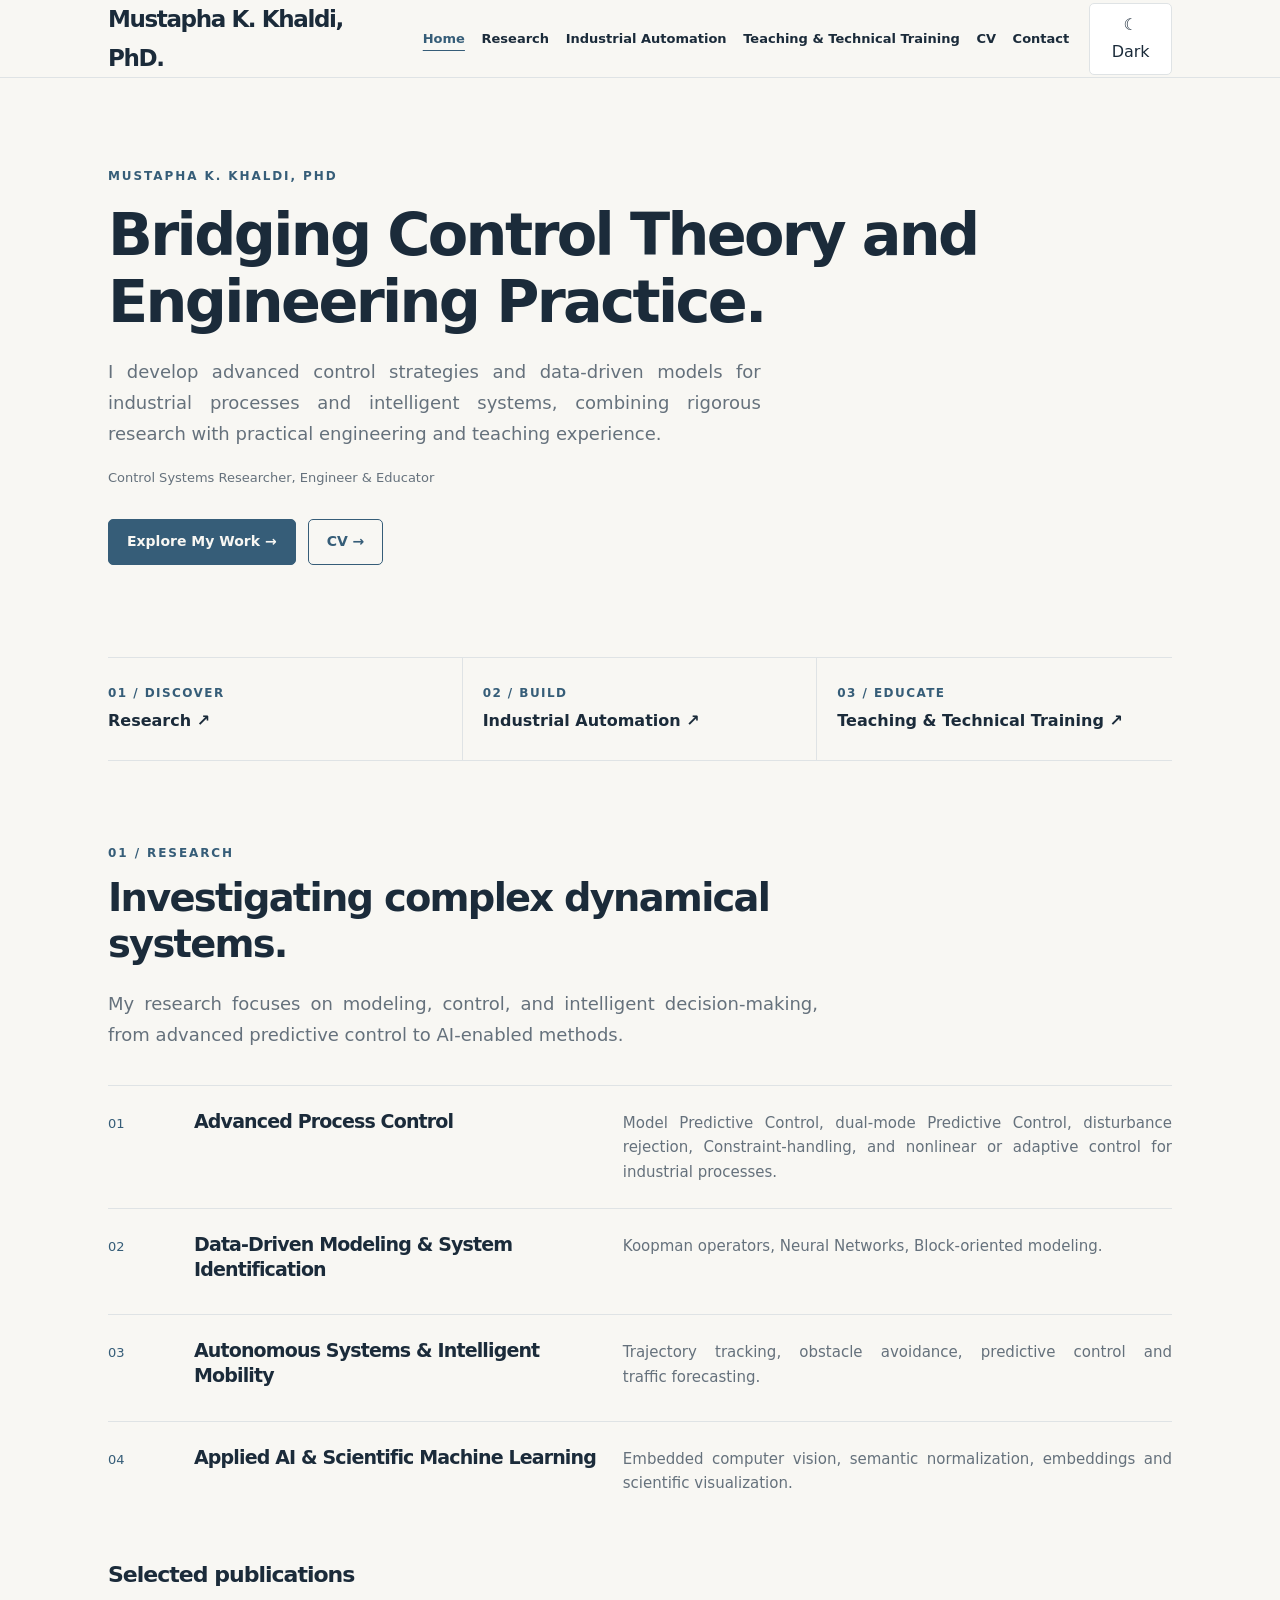
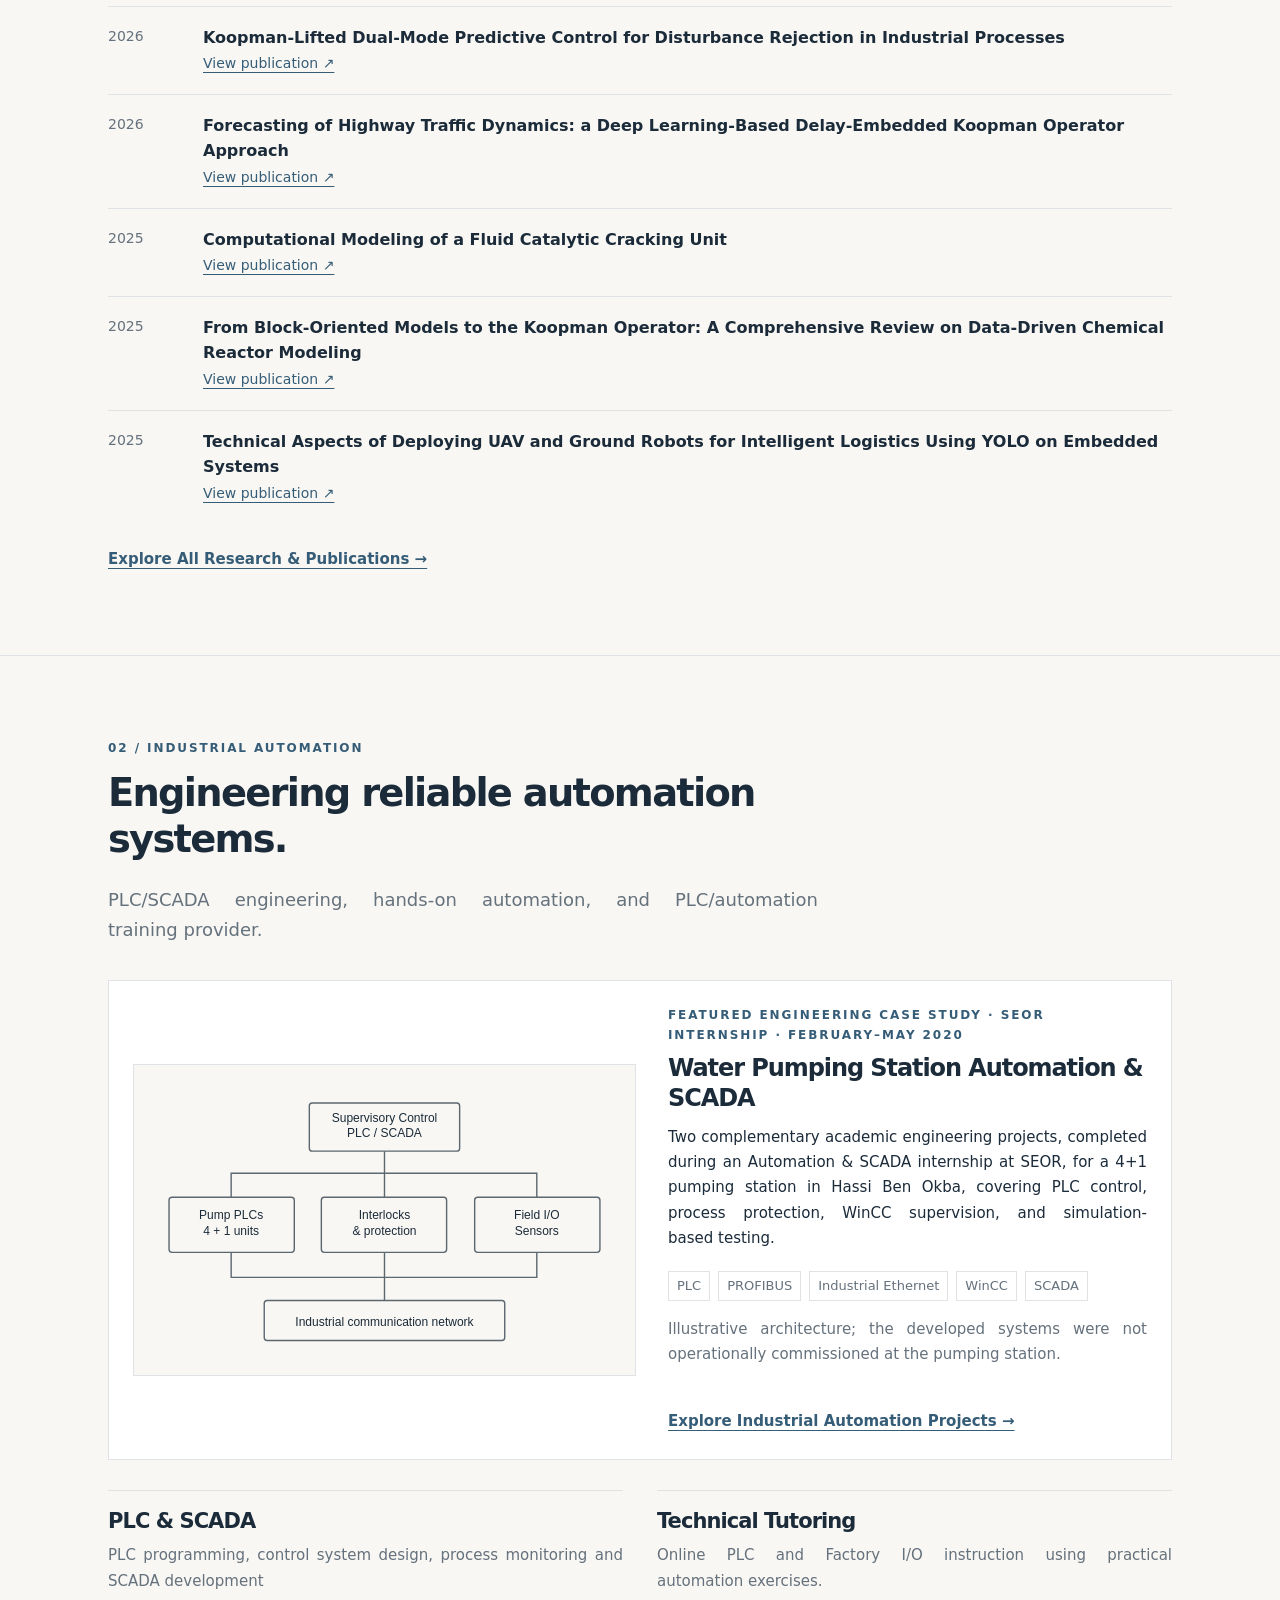
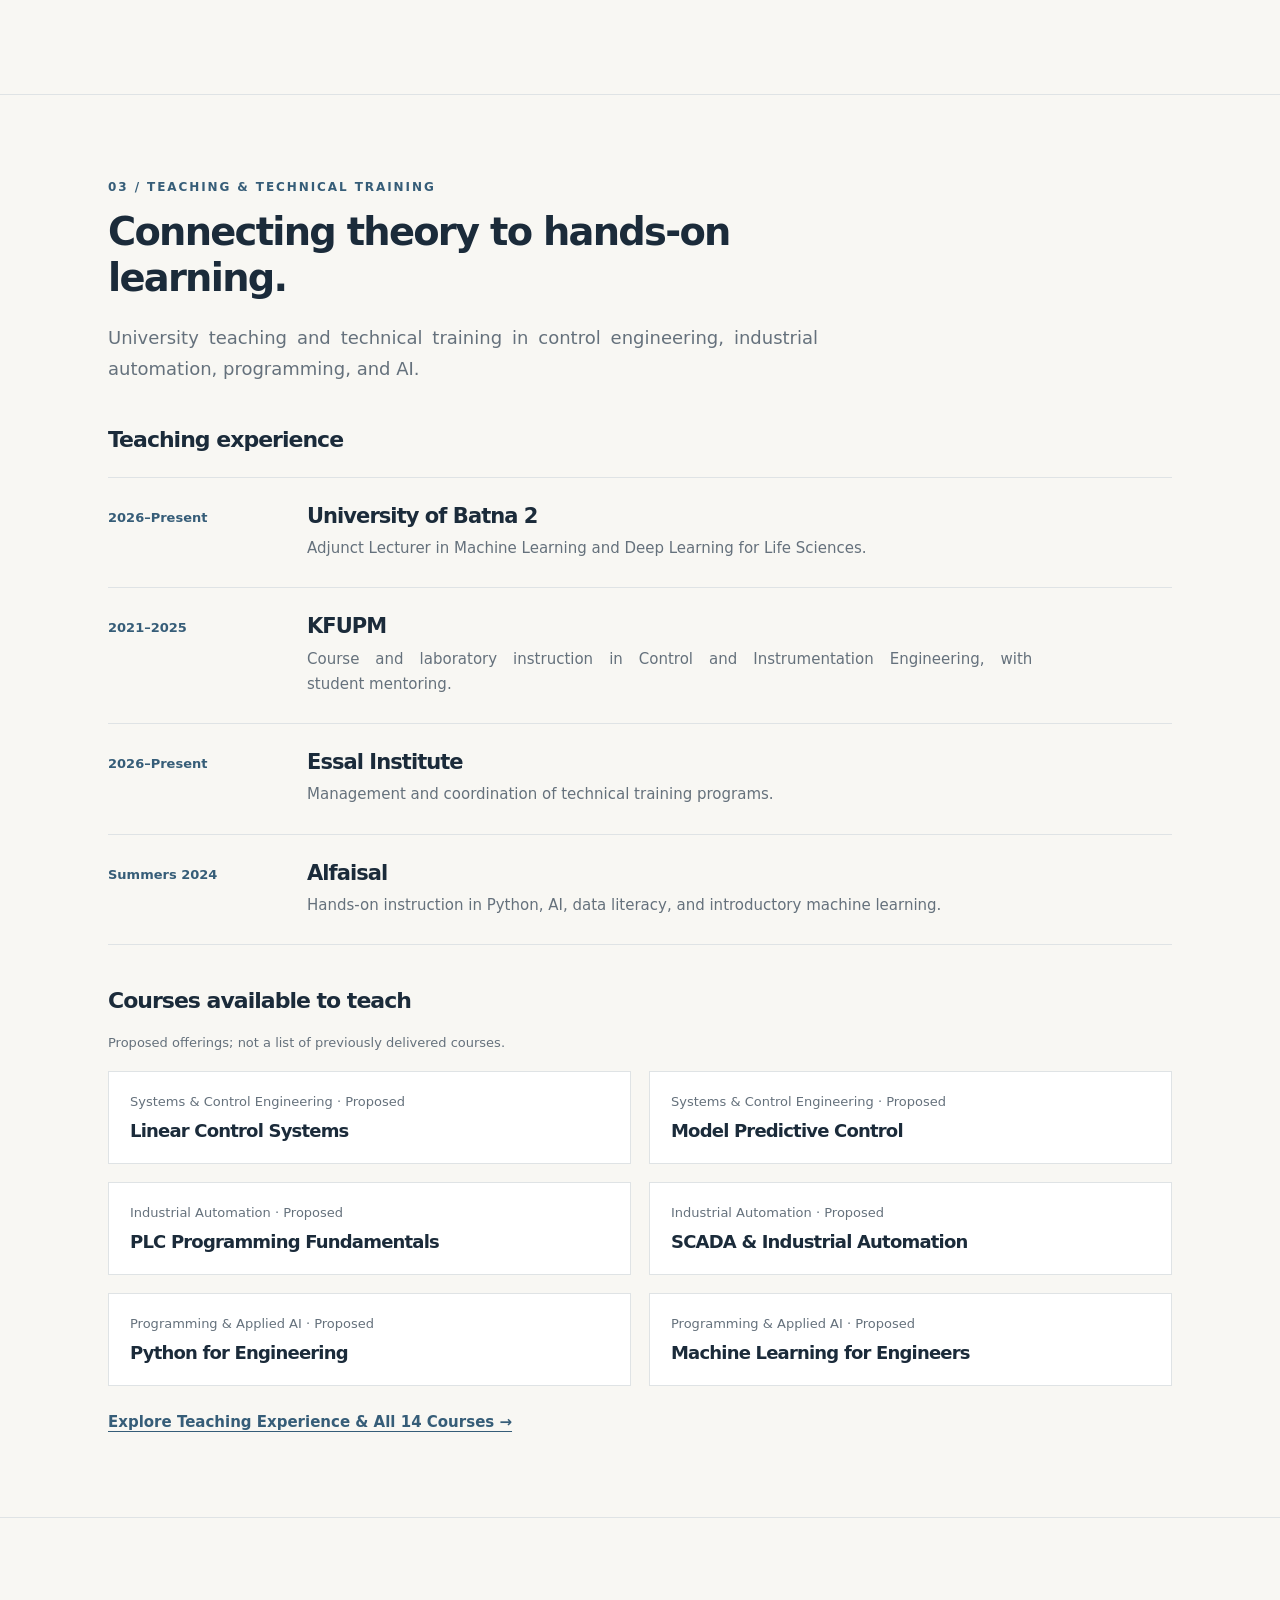
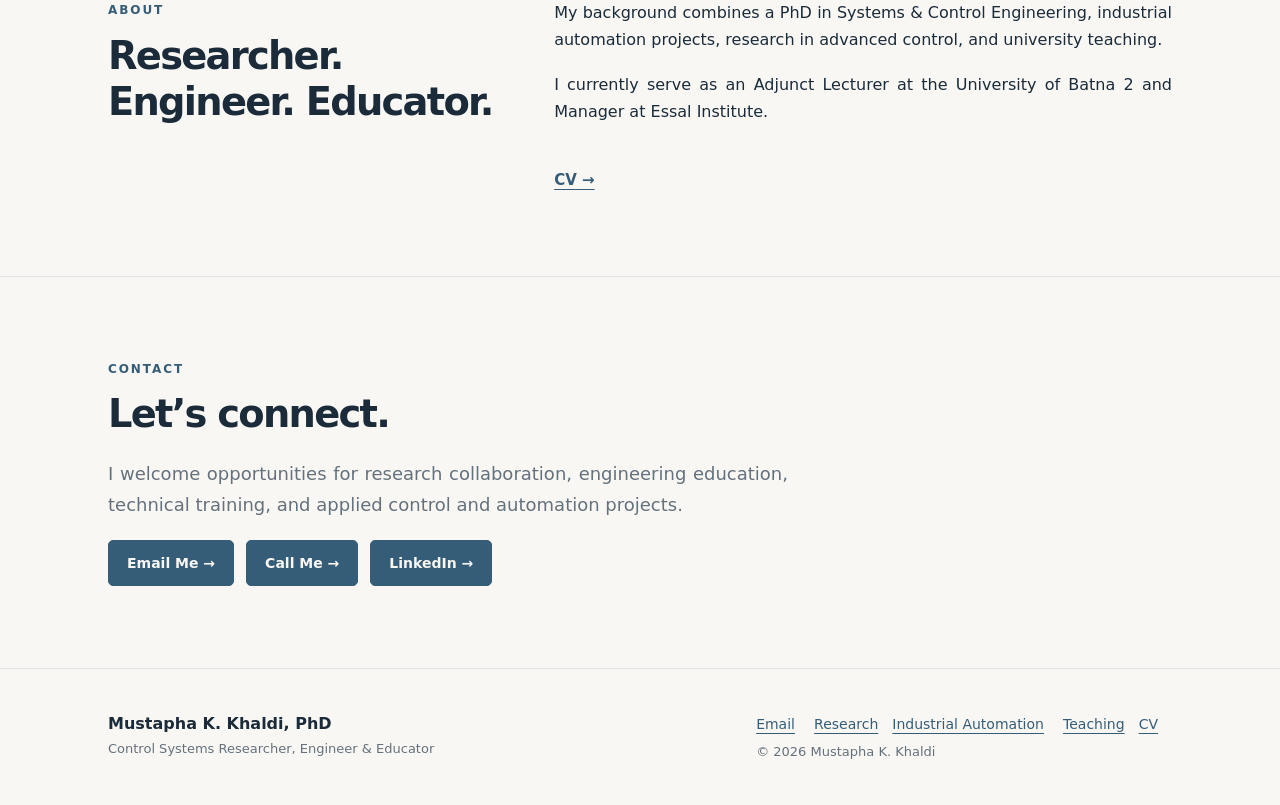
<file: index.html>
<!doctype html>
<html lang="en">

<head>
    <meta charset="utf-8" />
    <meta content="width=device-width, initial-scale=1" name="viewport" />
    <meta
        content="Explore research, industrial automation projects, teaching and technical training, and the professional background of Mustapha K. Khaldi, PhD."
        name="description" />
    <title>
        Mustapha K. Khaldi, PhD | Control Systems Researcher, Engineer &amp; Educator
    </title>
    <script src="assets/js/theme-init.js"></script>
    <link href="assets/css/style.css" rel="stylesheet" />
    <link rel="icon" href="assets/images/favicon.svg" type="image/svg+xml">
    <meta name="theme-color" content="#F8F7F3" media="(prefers-color-scheme: light)">
    <meta name="theme-color" content="#111B25" media="(prefers-color-scheme: dark)">
    <meta property="og:type" content="website">
    <meta property="og:site_name" content="Mustapha K. Khaldi, PhD">
    <meta property="og:title" content="Mustapha K. Khaldi, PhD | Control Systems Researcher, Engineer &amp; Educator">
    <meta property="og:description"
        content="Explore research, industrial automation projects, teaching and technical training, and the professional background of Mustapha K. Khaldi, PhD.">
    <meta name="twitter:card" content="summary">
    <script defer="" src="assets/js/main.js">
    </script>
</head>

<body>
    <a class="skip" href="#main">
        Skip to content
    </a>
    <header class="site-header">
        <div class="container header-inner">
            <a aria-label="Mustapha Khaldi home" class="logo" href="index.html">
                Mustapha K. Khaldi, PhD.
            </a>
            <nav aria-label="Main navigation" class="nav" id="main-nav">
                <a aria-current="page" href="index.html">
                    Home
                </a>
                <a href="research.html">
                    Research
                </a>
                <a href="industrial-automation.html">
                    Industrial Automation
                </a>
                <a href="teaching.html">
                    Teaching &amp; Technical Training
                </a>
                <a href="cv.html">CV</a>
                <a href="index.html#contact">
                    Contact
                </a>
            </nav>
            <div class="header-actions">
                <button class="theme-toggle" data-theme-toggle="" type="button">
                    Theme
                </button>
                <button aria-controls="main-nav" aria-expanded="false" class="menu-toggle" data-menu-toggle=""
                    type="button">
                    Menu
                </button>
            </div>
        </div>
    </header>
    <main id="main">
        <section class="container hero">
            <div>
                <div class="eyebrow">
                    Mustapha K. Khaldi, PhD
                </div>
                <h1>
                    Bridging Control Theory and Engineering Practice.
                </h1>
                <p class="lead">
                    I develop advanced control strategies and data-driven models for industrial processes and
                    intelligent systems, combining rigorous research with practical engineering and teaching experience.
                </p>
                <p class="small">
                    Control Systems Researcher, Engineer &amp; Educator
                </p>
                <div class="actions">
                    <a class="btn" href="#pillars">
                        Explore My Work &rarr;
                    </a>
                    <a class="btn secondary" href="cv.html#cv-contact">
                        CV &rarr;
                    </a>
                </div>
            </div>
            <div aria-label="Professional portrait placeholder, to be replaced with an approved photograph"
                class="portrait-placeholder" data-asset-pending="" role="img">
                <svg fill="none" stroke="currentColor" stroke-width="3" viewbox="0 0 100 100">
                    <circle cx="50" cy="31" r="17">
                    </circle>
                    <path d="M14 88c0-22 15-34 36-34s36 12 36 34">
                    </path>
                </svg>
                <div>
                    Portrait to be added
                </div>
                <div class="small">
                    Asset pending final review
                </div>
            </div>
        </section>
        <div class="container" id="pillars">
            <nav aria-label="Explore three pillars" class="pillar-nav">
                <a href="#research">
                    <span>
                        01 / DISCOVER
                    </span>
                    Research &nearrow;
                </a>
                <a href="#automation">
                    <span>
                        02 / BUILD
                    </span>
                    Industrial Automation &nearrow;
                </a>
                <a href="#teaching">
                    <span>
                        03 / EDUCATE
                    </span>
                    Teaching &amp; Technical Training &nearrow;
                </a>
            </nav>
        </div>
        <section class="section" id="research">
            <div class="container">
                <div class="section-head">
                    <div class="overline">
                        01 / Research
                    </div>
                    <h2>
                        Investigating complex dynamical systems.
                    </h2>
                    <p class="lead">
                        My research focuses on modeling, control, and intelligent decision-making, from advanced
                        predictive control to AI-enabled methods.
                    </p>
                </div>
                <div class="index-row">
                    <span class="num">
                        01
                    </span>
                    <h3>
                        Advanced Process Control
                    </h3>
                    <p>
                        Model Predictive Control, dual-mode Predictive Control, disturbance rejection,
                        Constraint-handling, and nonlinear or adaptive control for industrial processes.
                    </p>
                </div>
                <div class="index-row">
                    <span class="num">
                        02
                    </span>
                    <h3>
                        Data-Driven Modeling &amp; System Identification
                    </h3>
                    <p>
                        Koopman operators, Neural Networks, Block-oriented modeling.
                    </p>
                </div>
                <div class="index-row">
                    <span class="num">
                        03
                    </span>
                    <h3>
                        Autonomous Systems &amp; Intelligent Mobility
                    </h3>
                    <p>
                        Trajectory tracking, obstacle avoidance, predictive control and traffic forecasting.
                    </p>
                </div>
                <div class="index-row">
                    <span class="num">
                        04
                    </span>
                    <h3>
                        Applied AI &amp; Scientific Machine Learning
                    </h3>
                    <p>
                        Embedded computer vision, semantic normalization, embeddings and scientific visualization.
                    </p>
                </div>
                <h3 class="subhead">
                    Selected publications
                </h3>
                <div class="publication">
                    <span class="year">
                        2026
                    </span>
                    <div>
                        <strong>
                            Koopman-Lifted Dual-Mode Predictive Control for Disturbance Rejection in Industrial
                            Processes
                        </strong>
                        <br />
                        <a href="https://doi.org/10.1016/j.conengprac.2026.106918" rel="noopener noreferrer"
                            target="_blank">
                            View publication &nearrow;
                        </a>
                    </div>
                </div>
                <div class="publication">
                    <span class="year">
                        2026
                    </span>
                    <div>
                        <strong>
                            Forecasting of Highway Traffic Dynamics: a Deep Learning-Based Delay-Embedded Koopman
                            Operator Approach
                        </strong>
                        <br />
                        <a href="https://doi.org/10.1007/s13177-026-00704-y" rel="noopener noreferrer" target="_blank">
                            View publication &nearrow;
                        </a>
                    </div>
                </div>
                <div class="publication">
                    <span class="year">
                        2025
                    </span>
                    <div>
                        <strong>
                            Computational Modeling of a Fluid Catalytic Cracking Unit
                        </strong>
                        <br />
                        <a href="https://doi.org/10.1016/j.asej.2025.103661" rel="noopener noreferrer" target="_blank">
                            View publication &nearrow;
                        </a>
                    </div>
                </div>
                <div class="publication">
                    <span class="year">
                        2025
                    </span>
                    <div>
                        <strong>
                            From Block-Oriented Models to the Koopman Operator: A Comprehensive Review on Data-Driven
                            Chemical Reactor Modeling
                        </strong>
                        <br />
                        <a href="https://doi.org/10.3390/math13152411" rel="noopener noreferrer" target="_blank">
                            View publication &nearrow;
                        </a>
                    </div>
                </div>
                <div class="publication">
                    <span class="year">
                        2025
                    </span>
                    <div>
                        <strong>
                            Technical Aspects of Deploying UAV and Ground Robots for Intelligent Logistics Using YOLO on
                            Embedded Systems
                        </strong>
                        <br />
                        <a href="https://doi.org/10.3390/s25082572" rel="noopener noreferrer" target="_blank">
                            View publication &nearrow;
                        </a>
                    </div>
                </div>
                <a class="section-link" href="research.html">
                    Explore All Research &amp; Publications &rarr;
                </a>
            </div>
        </section>
        <section class="section" id="automation">
            <div class="container">
                <div class="section-head">
                    <div class="overline">
                        02 / Industrial Automation
                    </div>
                    <h2>
                        Engineering reliable automation systems.
                    </h2>
                    <p class="lead">
                        PLC/SCADA engineering, hands-on automation, and PLC/automation training provider.
                    </p>
                </div>
                <div class="case">
                    <div class="diagram">
                        <svg aria-label="Illustrative pumping station control architecture, not an original plant diagram"
                            role="img" viewbox="0 0 460 270">
                            <g fill="none" opacity=".7" stroke="currentColor" stroke-width="1.4">
                                <rect height="48" rx="3" width="150" x="155" y="18">
                                </rect>
                                <rect height="55" rx="3" width="125" x="15" y="112">
                                </rect>
                                <rect height="55" rx="3" width="125" x="167" y="112">
                                </rect>
                                <rect height="55" rx="3" width="125" x="320" y="112">
                                </rect>
                                <path d="M230 66V88H77V112M230 88V112M230 88H382V112">
                                </path>
                                <rect height="40" rx="3" width="240" x="110" y="215">
                                </rect>
                                <path d="M77 167V192H230V215M230 167V215M382 167V192H230">
                                </path>
                            </g>
                            <g fill="currentColor" font-family="sans-serif" font-size="12" text-anchor="middle">
                                <text x="230" y="37">
                                    Supervisory Control
                                </text>
                                <text x="230" y="52">
                                    PLC / SCADA
                                </text>
                                <text x="77" y="134">
                                    Pump PLCs
                                </text>
                                <text x="77" y="150">
                                    4 + 1 units
                                </text>
                                <text x="230" y="134">
                                    Interlocks
                                </text>
                                <text x="230" y="150">
                                    &amp; protection
                                </text>
                                <text x="382" y="134">
                                    Field I/O
                                </text>
                                <text x="382" y="150">
                                    Sensors
                                </text>
                                <text x="230" y="240">
                                    Industrial communication network
                                </text>
                            </g>
                        </svg>
                    </div>
                    <div>
                        <div class="overline">
                            Featured engineering case study &middot; SEOR internship &middot; February&ndash;May 2020
                        </div>
                        <h3>
                            Water Pumping Station Automation &amp; SCADA
                        </h3>
                        <p>
                            Two complementary academic engineering projects, completed during an Automation &amp; SCADA
                            internship at SEOR, for a 4+1 pumping station in Hassi Ben Okba, covering PLC control,
                            process protection, WinCC supervision, and simulation-based testing.
                        </p>
                        <div class="tags">
                            <span class="tag">
                                PLC
                            </span>
                            <span class="tag">
                                PROFIBUS
                            </span>
                            <span class="tag">
                                Industrial Ethernet
                            </span>
                            <span class="tag">
                                WinCC
                            </span>
                            <span class="tag">
                                SCADA
                            </span>
                        </div>
                        <p class="small case-note">
                            Illustrative architecture; the developed systems were not operationally commissioned at the
                            pumping station.
                        </p>
                        <a class="section-link" href="industrial-automation.html">
                            Explore Industrial Automation Projects &rarr;
                        </a>
                    </div>
                </div>
                <div class="grid-four">
                    <article class="mini">
                        <h3>
                            PLC &amp; SCADA
                        </h3>
                        <p>
                            PLC programming, control system design, process monitoring and SCADA development
                        </p>
                    </article>
                    <article class="mini">
                        <h3>
                            Technical Tutoring
                        </h3>
                        <p>
                            Online PLC and Factory I/O instruction using practical automation exercises.
                        </p>
                    </article>
                </div>
            </div>
        </section>
        <section class="section" id="teaching">
            <div class="container">
                <div class="section-head">
                    <div class="overline">
                        03 / Teaching &amp; Technical Training
                    </div>
                    <h2>
                        Connecting theory to hands-on learning.
                    </h2>
                    <p class="lead">
                        University teaching and technical training in control engineering, industrial automation,
                        programming, and AI.
                    </p>
                </div>
                <h3 class="subhead">
                    Teaching experience
                </h3>
                <div class="timeline home-teaching-timeline">
                    <article>
                        <div class="small">
                            2026&ndash;Present
                        </div>
                        <h3>
                            University of Batna 2
                        </h3>
                        <p>
                            Adjunct Lecturer in Machine Learning and Deep Learning for Life Sciences.
                        </p>
                    </article>
                    <article>
                        <div class="small">
                            2021&ndash;2025
                        </div>
                        <h3>
                            KFUPM
                        </h3>
                        <p>
                            Course and laboratory instruction in Control and Instrumentation Engineering, with student
                            mentoring.
                        </p>
                    </article>
                    <article>
                        <div class="small">
                            2026&ndash;Present
                        </div>
                        <h3>
                            Essal Institute
                        </h3>
                        <p>
                            Management and coordination of technical training programs.
                        </p>
                    </article>
                    <article>
                        <div class="small">
                            Summers 2024
                        </div>
                        <h3>
                            Alfaisal
                        </h3>
                        <p>
                            Hands-on instruction in Python, AI, data literacy, and introductory machine learning.
                        </p>
                    </article>
                </div>
                <h3 class="subhead">
                    Courses available to teach
                </h3>
                <p class="small">
                    Proposed offerings; not a list of previously delivered courses.
                </p>
                <div class="course-grid">
                    <article class="course">
                        <div class="small">
                            Systems &amp; Control Engineering &middot; Proposed
                        </div>
                        <h3>
                            Linear Control Systems
                        </h3>
                    </article>
                    <article class="course">
                        <div class="small">
                            Systems &amp; Control Engineering &middot; Proposed
                        </div>
                        <h3>
                            Model Predictive Control
                        </h3>
                    </article>
                    <article class="course">
                        <div class="small">
                            Industrial Automation &middot; Proposed
                        </div>
                        <h3>
                            PLC Programming Fundamentals
                        </h3>
                    </article>
                    <article class="course">
                        <div class="small">
                            Industrial Automation &middot; Proposed
                        </div>
                        <h3>
                            SCADA &amp; Industrial Automation
                        </h3>
                    </article>
                    <article class="course">
                        <div class="small">
                            Programming &amp; Applied AI &middot; Proposed
                        </div>
                        <h3>
                            Python for Engineering
                        </h3>
                    </article>
                    <article class="course">
                        <div class="small">
                            Programming &amp; Applied AI &middot; Proposed
                        </div>
                        <h3>
                            Machine Learning for Engineers
                        </h3>
                    </article>
                </div>
                <a class="section-link" href="teaching.html">
                    Explore Teaching Experience &amp; All 14 Courses &rarr;
                </a>
            </div>
        </section>
        <section class="section" id="about">
            <div class="container about-strip">
                <div>
                    <div class="overline">
                        About
                    </div>
                    <h2>
                        Researcher. Engineer. Educator.
                    </h2>
                </div>
                <div>
                    <p>
                        My background combines a PhD in Systems &amp; Control Engineering, industrial automation
                        projects, research in advanced control, and university teaching.
                    </p>
                    <p>
                        I currently serve as an Adjunct Lecturer at the University of Batna 2 and Manager at Essal
                        Institute.
                    </p>
                    <a class="section-link" href="cv.html">
                        CV &rarr;
                    </a>
                </div>
            </div>
        </section>
        <section class="section" id="contact">
            <div class="container">
                <div class="overline">
                    Contact
                </div>

                <h2>
                    Let&rsquo;s connect.
                </h2>

                <p class="lead">
                    I welcome opportunities for research collaboration,
                    engineering education, technical training, and
                    applied control and automation projects.
                </p>

                <div class="contact-buttons">
                    <a class="btn" href="mailto:khaldi.mustapha.k@gmail.com">
                        Email Me &rarr;
                    </a>

                    <a class="btn" href="tel:+213562989109">
                        Call Me &rarr;
                    </a>

                    <a class="btn" href="https://www.linkedin.com/in/mustapha-k-khaldi/" target="_blank"
                        rel="noopener noreferrer">
                        LinkedIn &rarr;
                    </a>
                </div>
            </div>
        </section>
    </main>
    <footer class="footer">
        <div class="container footer-inner">
            <div>
                <strong>
                    Mustapha K. Khaldi, PhD
                </strong>
                <div class="small">
                    Control Systems Researcher, Engineer &amp; Educator
                </div>
            </div>
            <div>
                <a href="mailto:khaldi.mustapha.k@gmail.com">
                    Email
                </a>
                <a href="research.html">
                    Research
                </a><a href="industrial-automation.html">Industrial Automation</a>
                <a href="teaching.html">
                    Teaching
                </a><a href="cv.html">CV</a>
                <div class="small">
                    &copy;
                    <span id="year">
                        2026
                    </span>
                    Mustapha K. Khaldi
                </div>
            </div>
        </div>
    </footer>
</body>

</html>
</file>
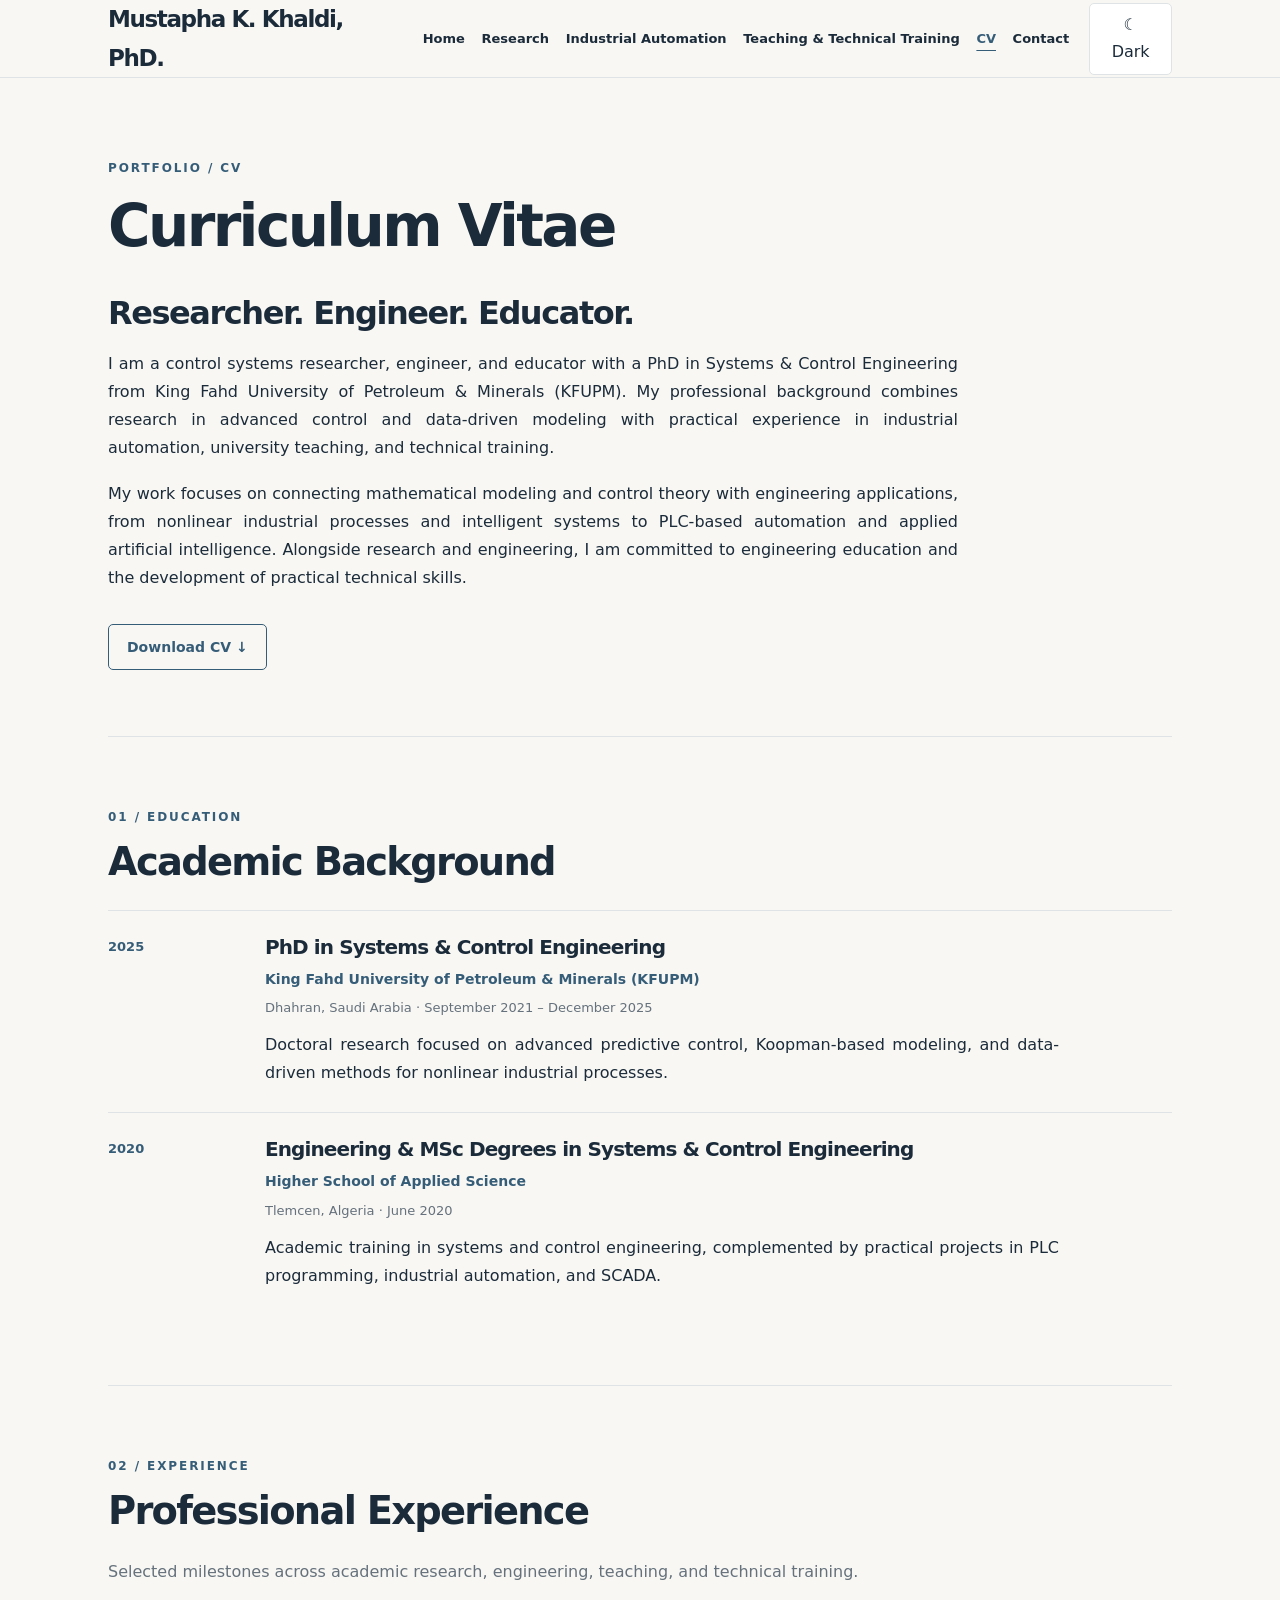
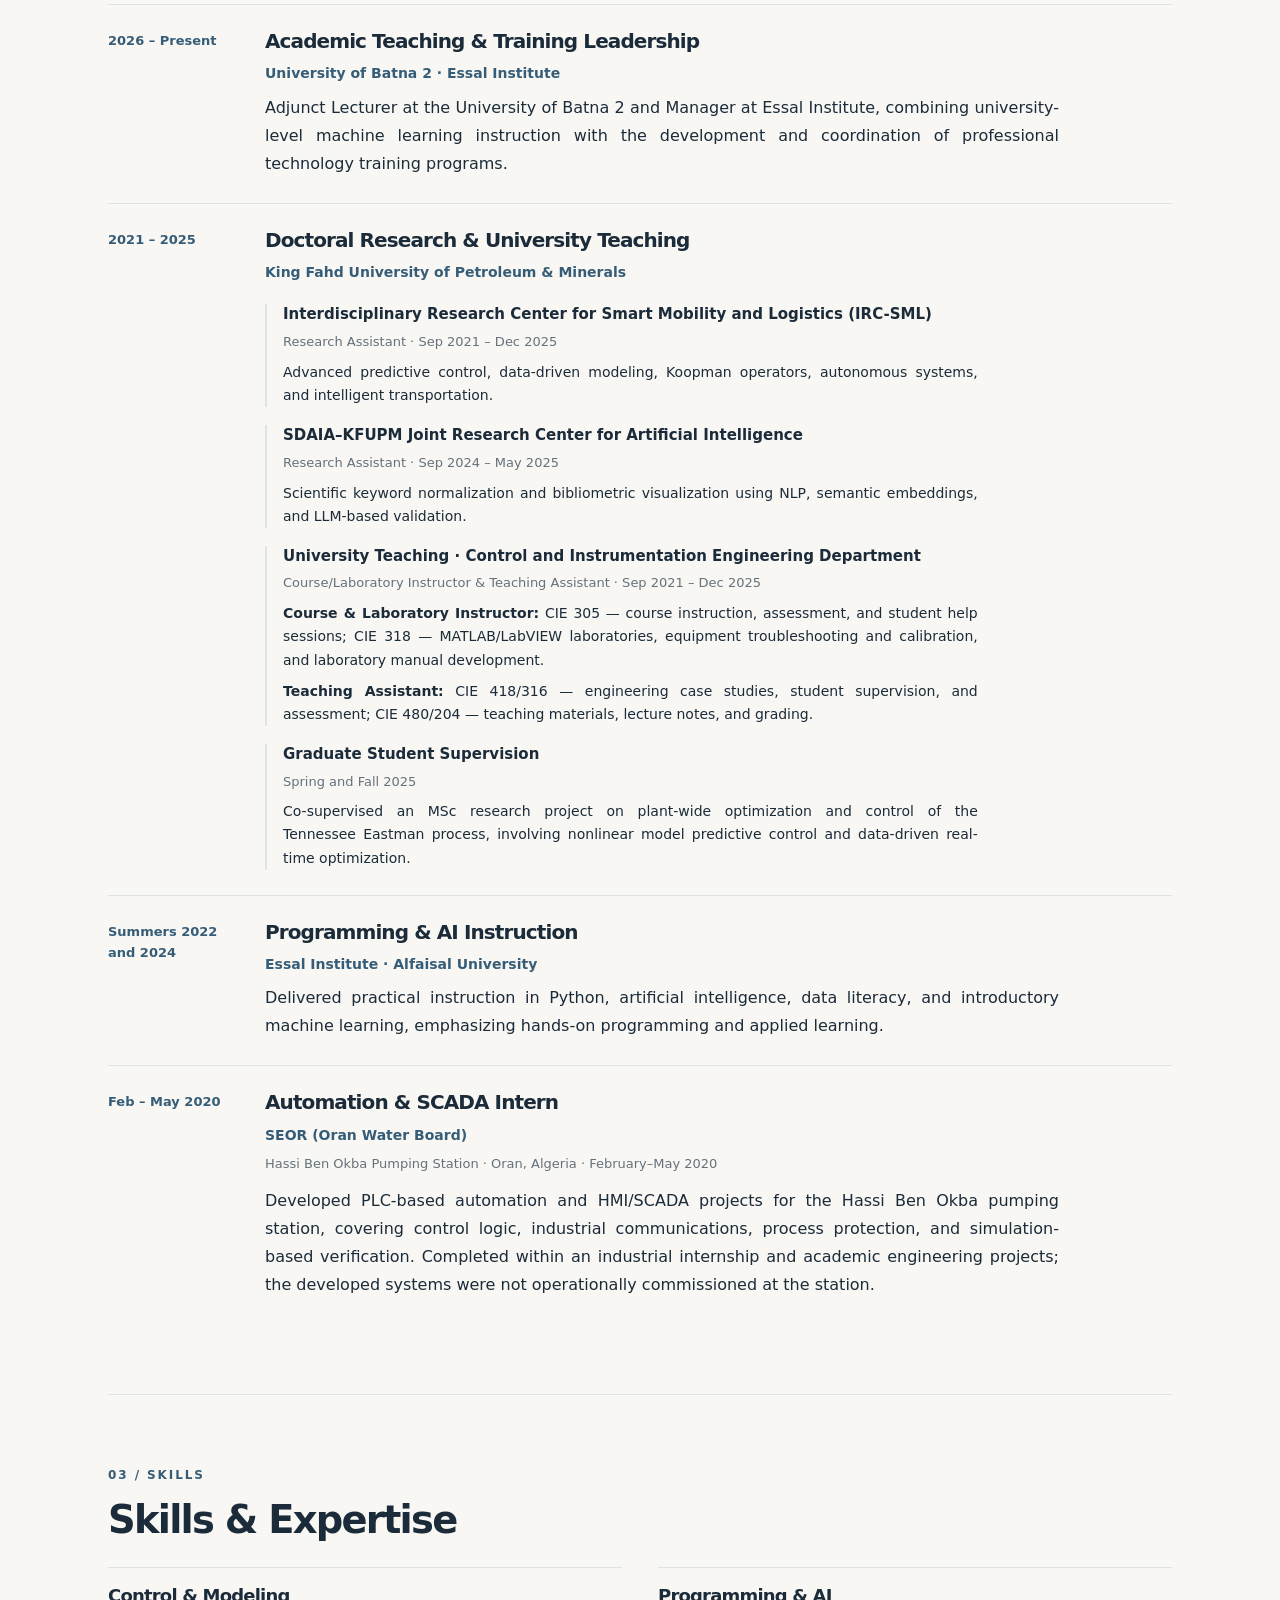
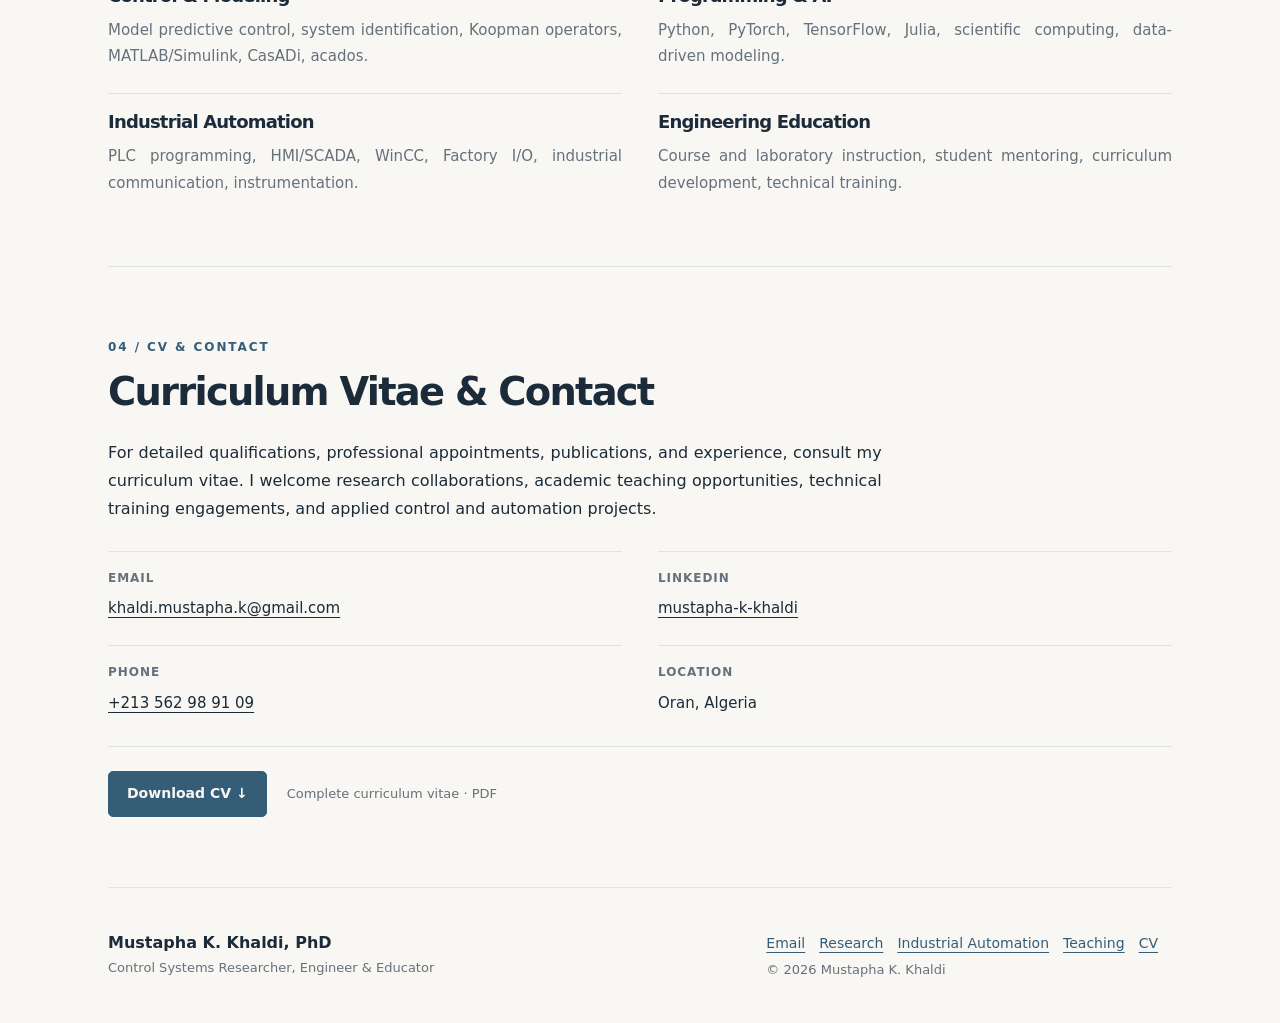
<file: cv.html>
<!DOCTYPE html>

<html lang="en">

<head>
    <meta charset="utf-8" />
    <meta content="width=device-width, initial-scale=1" name="viewport" />
    <meta content="Professional background, education, experience and CV of Mustapha K. Khaldi, PhD."
        name="description" />
    <title>CV | Mustapha K. Khaldi, PhD</title>
    <script src="assets/js/theme-init.js"></script>
  <link href="assets/css/style.css" rel="stylesheet" />
  <link rel="icon" href="assets/images/favicon.svg" type="image/svg+xml">
  <meta name="theme-color" content="#F8F7F3" media="(prefers-color-scheme: light)">
  <meta name="theme-color" content="#111B25" media="(prefers-color-scheme: dark)">
  <meta property="og:type" content="website">
  <meta property="og:site_name" content="Mustapha K. Khaldi, PhD">
  <meta property="og:title" content="CV | Mustapha K. Khaldi, PhD">
  <meta property="og:description" content="Professional background, education, experience and CV of Mustapha K. Khaldi, PhD.">
  <meta name="twitter:card" content="summary">
    <script defer="" src="assets/js/main.js"></script>
</head>

<body><a class="skip" href="#main">Skip to content</a>
    <header class="site-header">
        <div class="container header-inner"><a aria-label="Mustapha Khaldi home" class="logo" href="index.html">Mustapha K. Khaldi, PhD.</a>
            <nav aria-label="Main navigation" class="nav" id="main-nav"><a href="index.html">Home</a><a
                    href="research.html">Research</a><a href="industrial-automation.html">Industrial Automation</a><a
                    href="teaching.html">Teaching &amp; Technical Training</a><a aria-current="page"
                    href="cv.html">CV</a><a href="index.html#contact">Contact</a></nav>
            <div class="header-actions"><button class="theme-toggle" data-theme-toggle=""
                    type="button">Theme</button><button aria-controls="main-nav" aria-expanded="false"
                    class="menu-toggle" data-menu-toggle="" type="button">Menu</button></div>
        </div>
    </header>
    <main id="main">
        <div class="container">
            <section class="about-v5-hero" id="profile">
                <div class="overline">Portfolio / CV</div>
                <h1>Curriculum Vitae</h1>
                <div class="about-v5-intro">
                    <div>
                        <h2>Researcher. Engineer. Educator.</h2>
                        <p>I am a control systems researcher, engineer, and educator with a PhD in Systems &amp; Control
                            Engineering from King Fahd University of Petroleum &amp; Minerals (KFUPM). My professional
                            background combines research in advanced control and data-driven modeling with practical
                            experience in industrial automation, university teaching, and technical training.</p>
                        <p>My work focuses on connecting mathematical modeling and control theory with engineering
                            applications, from nonlinear industrial processes and intelligent systems to PLC-based
                            automation and applied artificial intelligence. Alongside research and engineering, I am
                            committed to engineering education and the development of practical technical skills.</p><a
                            class="btn secondary" download="Mustapha_K_Khaldi_CV.pdf" href="assets/cv/CV.pdf">Download
                            CV ↓</a>
                    </div>
                </div>
            </section>
            <section class="about-v5-section" id="education">
                <div class="overline">01 / Education</div>
                <h2>Academic Background</h2>
                <div class="about-v5-list">
                    <article>
                        <div class="about-v5-date">2025</div>
                        <div>
                            <h3>PhD in Systems &amp; Control Engineering</h3>
                            <p class="about-v5-org">King Fahd University of Petroleum &amp; Minerals (KFUPM)</p>
                            <div class="about-v5-meta">Dhahran, Saudi Arabia · September 2021 – December 2025</div>
                            <p>Doctoral research focused on advanced predictive control, Koopman-based modeling, and
                                data-driven methods for nonlinear industrial processes.</p>
                        </div>
                    </article>
                    <article>
                        <div class="about-v5-date">2020</div>
                        <div>
                            <h3>Engineering &amp; MSc Degrees in Systems &amp; Control Engineering</h3>
                            <p class="about-v5-org">Higher School of Applied Science</p>
                            <div class="about-v5-meta">Tlemcen, Algeria · June 2020</div>
                            <p>Academic training in systems and control engineering, complemented by practical projects
                                in PLC programming, industrial automation, and SCADA.</p>
                        </div>
                    </article>
                </div>
            </section>
            <section class="about-v5-section" id="experience">
                <div class="overline">02 / Experience</div>
                <h2>Professional Experience</h2>
                <p class="about-v5-lead">Selected milestones across academic research, engineering, teaching, and
                    technical training.</p>
                <div class="about-v5-list">
                    <article>
                        <div class="about-v5-date">2026 – Present</div>
                        <div>
                            <h3>Academic Teaching &amp; Training Leadership</h3>
                            <p class="about-v5-org">University of Batna 2 · Essal Institute</p>
                            <p>Adjunct Lecturer at the University of Batna 2 and Manager at Essal Institute, combining
                                university-level machine learning instruction with the development and coordination of
                                professional technology training programs.</p>
                        </div>
                    </article>
                    <article>
                        <div class="about-v5-date">2021 – 2025</div>
                        <div>
                            <h3>Doctoral Research &amp; University Teaching</h3>
                            <p class="about-v5-org">King Fahd University of Petroleum &amp; Minerals</p>
                            <div class="cv-kfupm-roles">
                                <div class="cv-kfupm-role">
                                    <h4>Interdisciplinary Research Center for Smart Mobility and Logistics (IRC-SML)
                                    </h4>
                                    <div class="about-v5-meta">Research Assistant · Sep 2021 – Dec 2025</div>
                                    <p>Advanced predictive control, data-driven modeling, Koopman operators, autonomous
                                        systems, and intelligent transportation.</p>
                                </div>
                                <div class="cv-kfupm-role">
                                    <h4>SDAIA–KFUPM Joint Research Center for Artificial Intelligence</h4>
                                    <div class="about-v5-meta">Research Assistant · Sep 2024 – May 2025</div>
                                    <p>Scientific keyword normalization and bibliometric visualization using NLP,
                                        semantic embeddings, and LLM-based validation.</p>
                                </div>
                                <div class="cv-kfupm-role">
                                    <h4>University Teaching · Control and Instrumentation Engineering Department</h4>
                                    <div class="about-v5-meta">Course/Laboratory Instructor &amp; Teaching Assistant ·
                                        Sep 2021 – Dec 2025</div>
                                    <p><strong>Course &amp; Laboratory Instructor:</strong> CIE 305 — course
                                        instruction, assessment, and student help sessions; CIE 318 — MATLAB/LabVIEW
                                        laboratories, equipment troubleshooting and calibration, and laboratory manual
                                        development.</p>
                                    <p><strong>Teaching Assistant:</strong> CIE 418/316 — engineering case studies,
                                        student supervision, and assessment; CIE 480/204 — teaching materials, lecture
                                        notes, and grading.</p>
                                </div>
                                <div class="cv-kfupm-role">
                                    <h4>Graduate Student Supervision</h4>
                                    <div class="about-v5-meta">Spring and Fall 2025</div>
                                    <p>Co-supervised an MSc research project on plant-wide optimization and control of
                                        the Tennessee Eastman process, involving nonlinear model predictive control and
                                        data-driven real-time optimization.</p>
                                </div>
                            </div>
                        </div>
                    </article>
                    <article>
                        <div class="about-v5-date">Summers 2022 and 2024</div>
                        <div>
                            <h3>Programming &amp; AI Instruction</h3>
                            <p class="about-v5-org">Essal Institute · Alfaisal University</p>
                            <p>Delivered practical instruction in Python, artificial intelligence, data literacy, and
                                introductory machine learning, emphasizing hands-on programming and applied learning.
                            </p>
                        </div>
                    </article>
                    <article>
                        <div class="about-v5-date">Feb – May 2020</div>
                        <div>
                            <h3>Automation &amp; SCADA Intern</h3>
                            <p class="about-v5-org">SEOR (Oran Water Board)</p>
                            <div class="about-v5-meta">Hassi Ben Okba Pumping Station · Oran, Algeria · February–May 2020</div>
                            <p>Developed PLC-based automation and HMI/SCADA projects for the Hassi Ben Okba pumping
                                station, covering control logic, industrial communications, process protection, and
                                simulation-based verification. Completed within an industrial internship and academic
                                engineering projects; the developed systems were not operationally commissioned at the
                                station.</p>
                        </div>
                    </article>
                </div>
            </section>
            <section class="about-v5-section" id="skills">
                <div class="overline">03 / Skills</div>
                <h2>Skills &amp; Expertise</h2>
                <div class="about-v5-skills">
                    <article>
                        <h3>Control &amp; Modeling</h3>
                        <p>Model predictive control, system identification, Koopman operators, MATLAB/Simulink, CasADi,
                            acados.</p>
                    </article>
                    <article>
                        <h3>Programming &amp; AI</h3>
                        <p>Python, PyTorch, TensorFlow, Julia, scientific computing, data-driven modeling.</p>
                    </article>
                    <article>
                        <h3>Industrial Automation</h3>
                        <p>PLC programming, HMI/SCADA, WinCC, Factory I/O, industrial communication, instrumentation.
                        </p>
                    </article>
                    <article>
                        <h3>Engineering Education</h3>
                        <p>Course and laboratory instruction, student mentoring, curriculum development, technical
                            training.</p>
                    </article>
                </div>
            </section>
            <section class="about-v5-section about-v5-contact" id="cv-contact">
                <div class="overline">04 / CV &amp; Contact</div>
                <h2>Curriculum Vitae &amp; Contact</h2>
                <p>For detailed qualifications, professional appointments, publications, and experience, consult my
                    curriculum vitae. I welcome research collaborations, academic teaching opportunities, technical
                    training engagements, and applied control and automation projects.</p>
                <div aria-label="Contact details" class="cv-contact-grid" role="group">
                    <div class="cv-contact-item"><span class="cv-contact-label">Email</span><a
                            href="mailto:khaldi.mustapha.k@gmail.com">khaldi.mustapha.k@gmail.com</a></div>
                    <div class="cv-contact-item"><span class="cv-contact-label">LinkedIn</span><a
                            href="https://www.linkedin.com/in/mustapha-k-khaldi/" rel="noopener noreferrer"
                            target="_blank">mustapha-k-khaldi</a></div>
                    <div class="cv-contact-item"><span class="cv-contact-label">Phone</span><a
                            href="tel:+213562989109">+213 562 98 91 09</a></div>
                    <div class="cv-contact-item"><span class="cv-contact-label">Location</span><span>Oran,
                            Algeria</span></div>
                </div>
                <div class="cv-download-row"><a class="btn" download="Mustapha_K_Khaldi_CV.pdf"
                        href="assets/cv/CV.pdf">Download CV ↓</a><span class="about-v5-pending">Complete curriculum
                        vitae · PDF</span></div>
            </section>
        </div>
    </main>
    <footer class="footer">
        <div class="container footer-inner">
            <div><strong>Mustapha K. Khaldi, PhD</strong>
                <div class="small">Control Systems Researcher, Engineer &amp; Educator</div>
            </div>
            <div><a href="mailto:khaldi.mustapha.k@gmail.com">Email</a><a href="research.html">Research</a><a href="industrial-automation.html">Industrial Automation</a><a
                    href="teaching.html">Teaching</a><a href="cv.html">CV</a>
                <div class="small">© <span id="year">2026</span> Mustapha K. Khaldi</div>
            </div>
        </div>
    </footer>
</body>

</html>
</file>
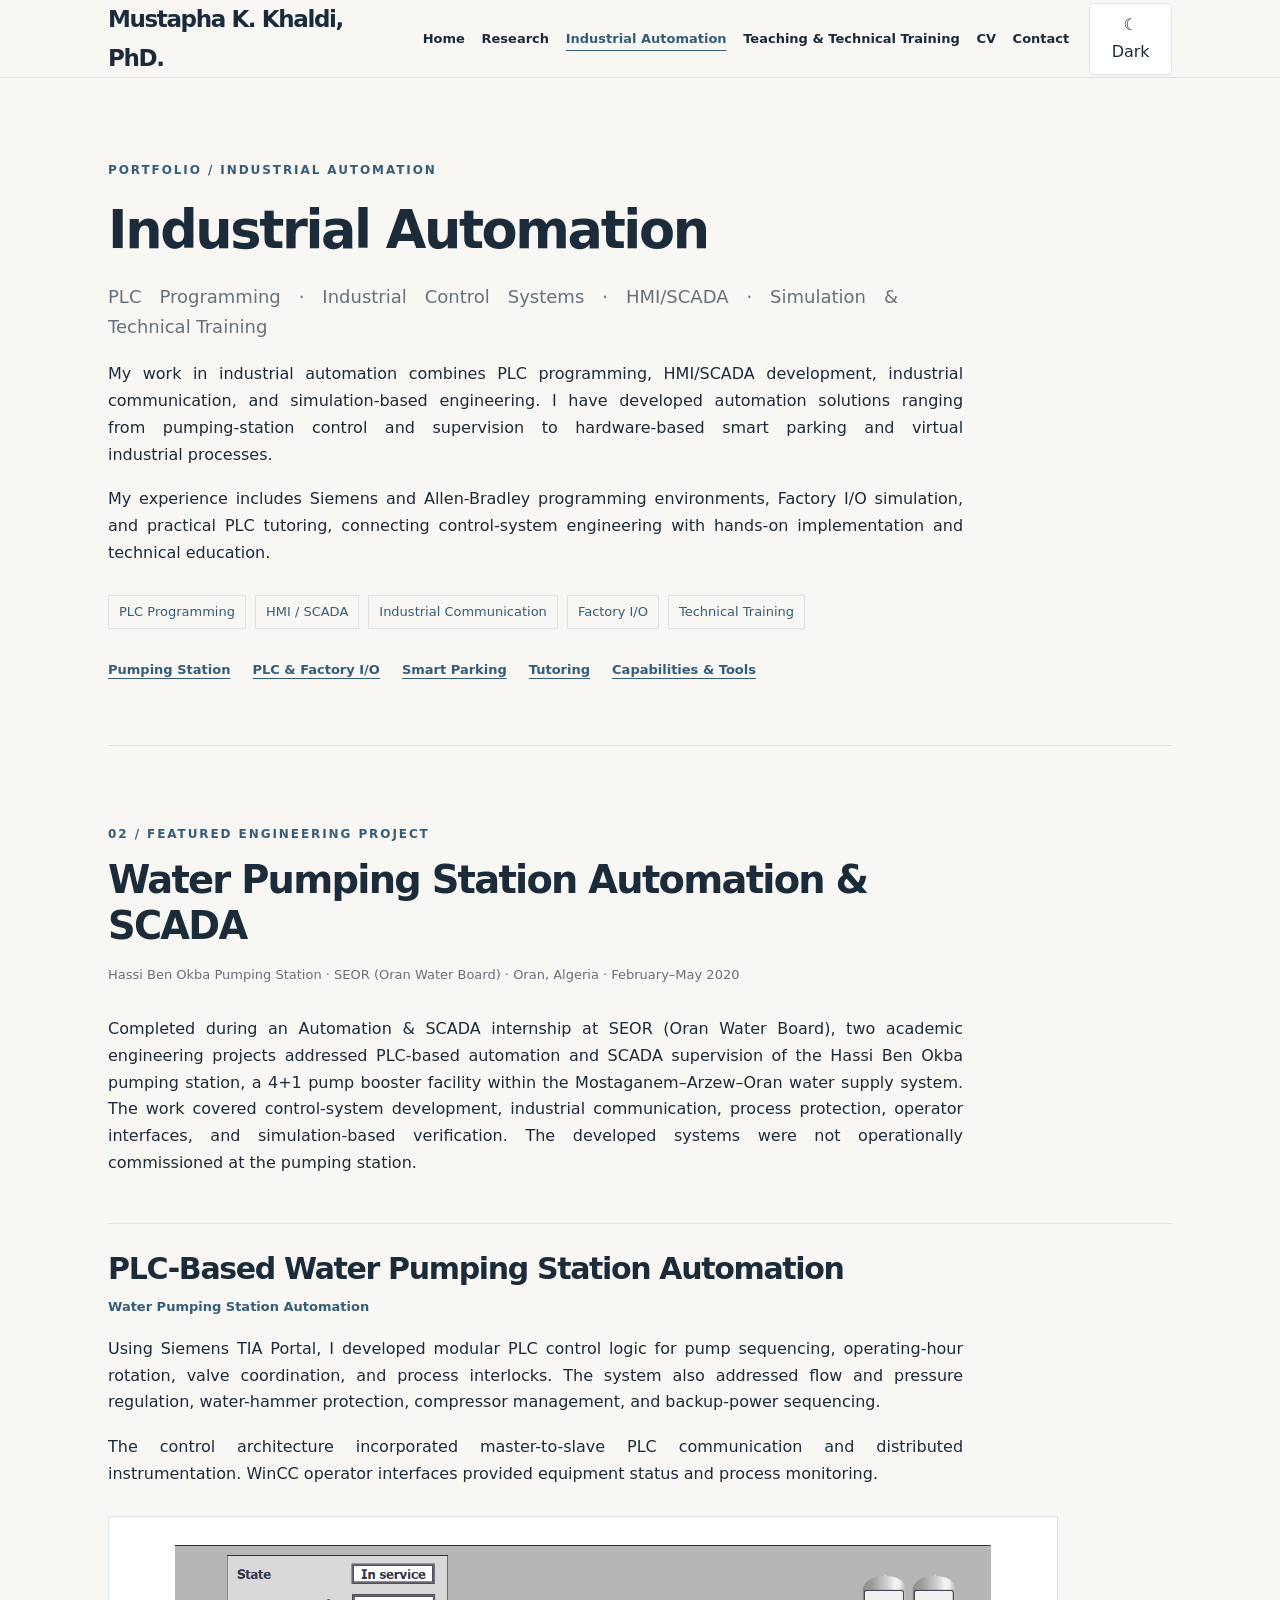
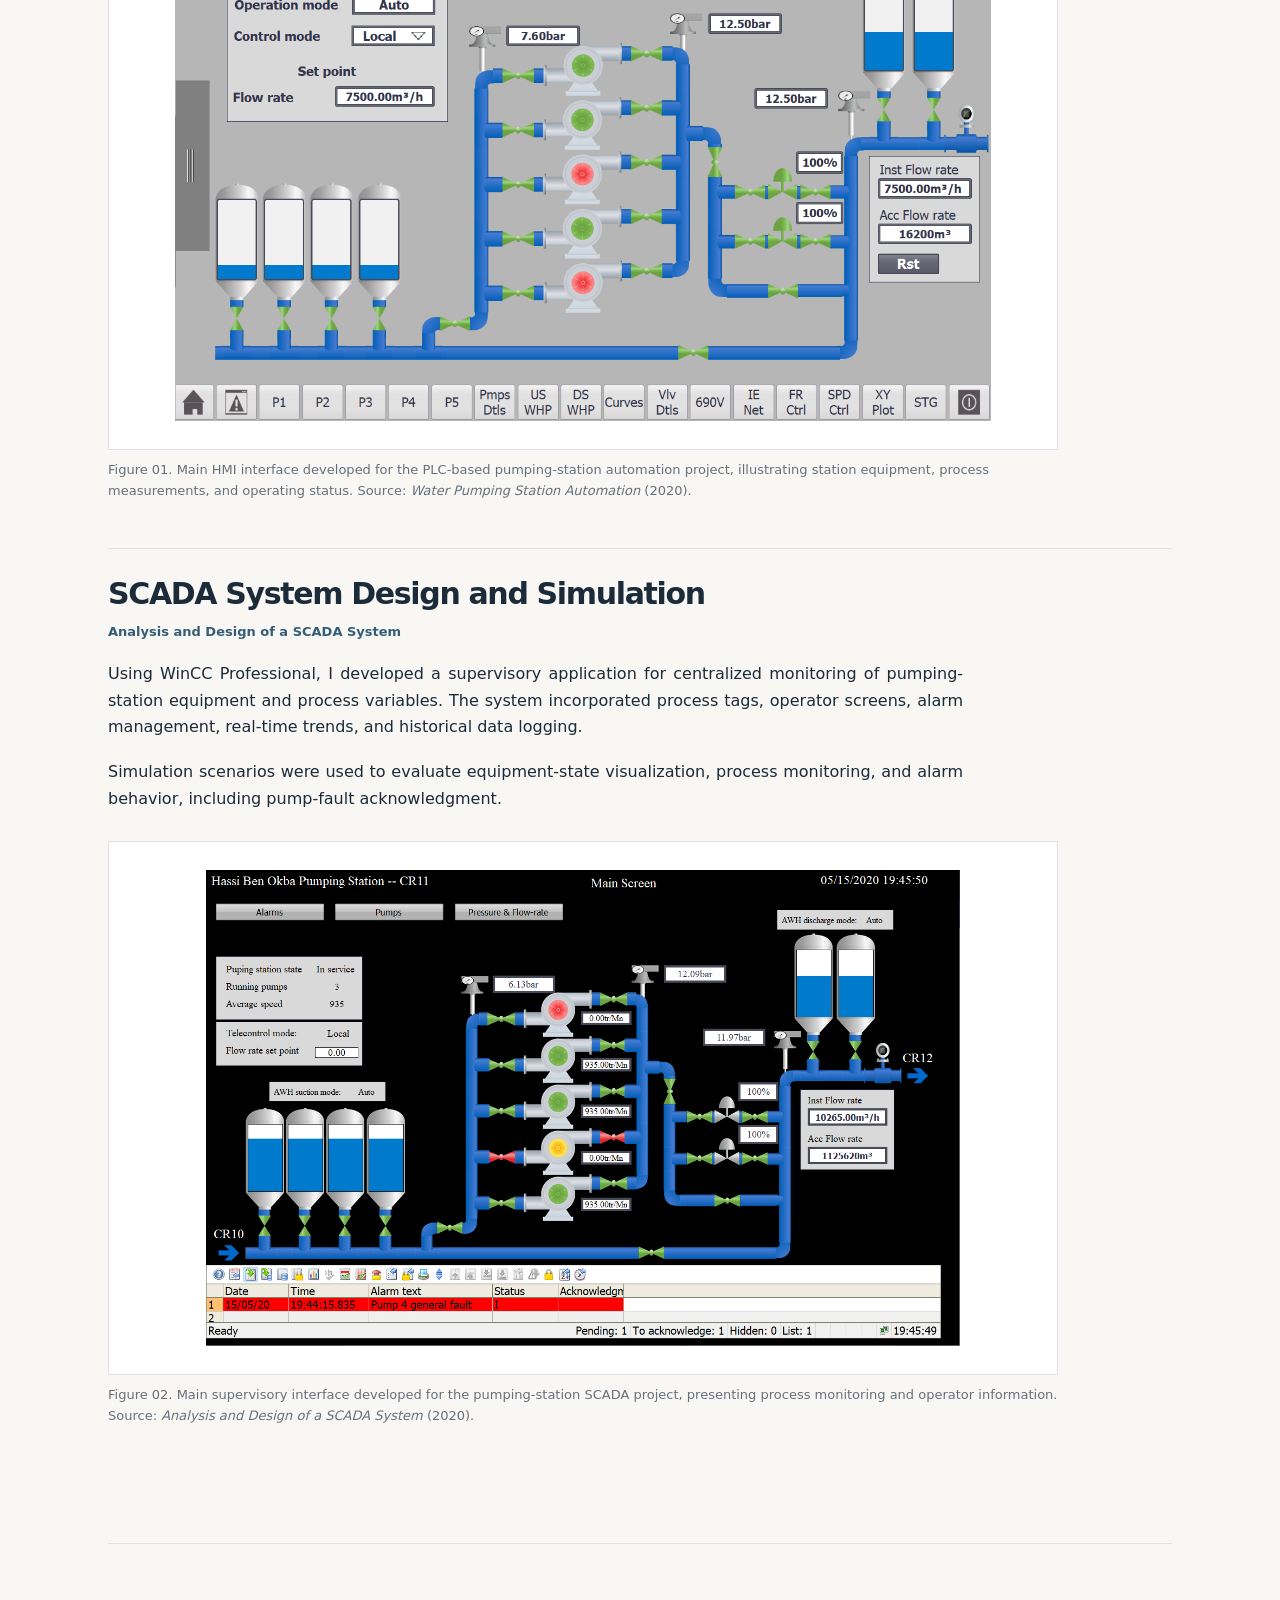
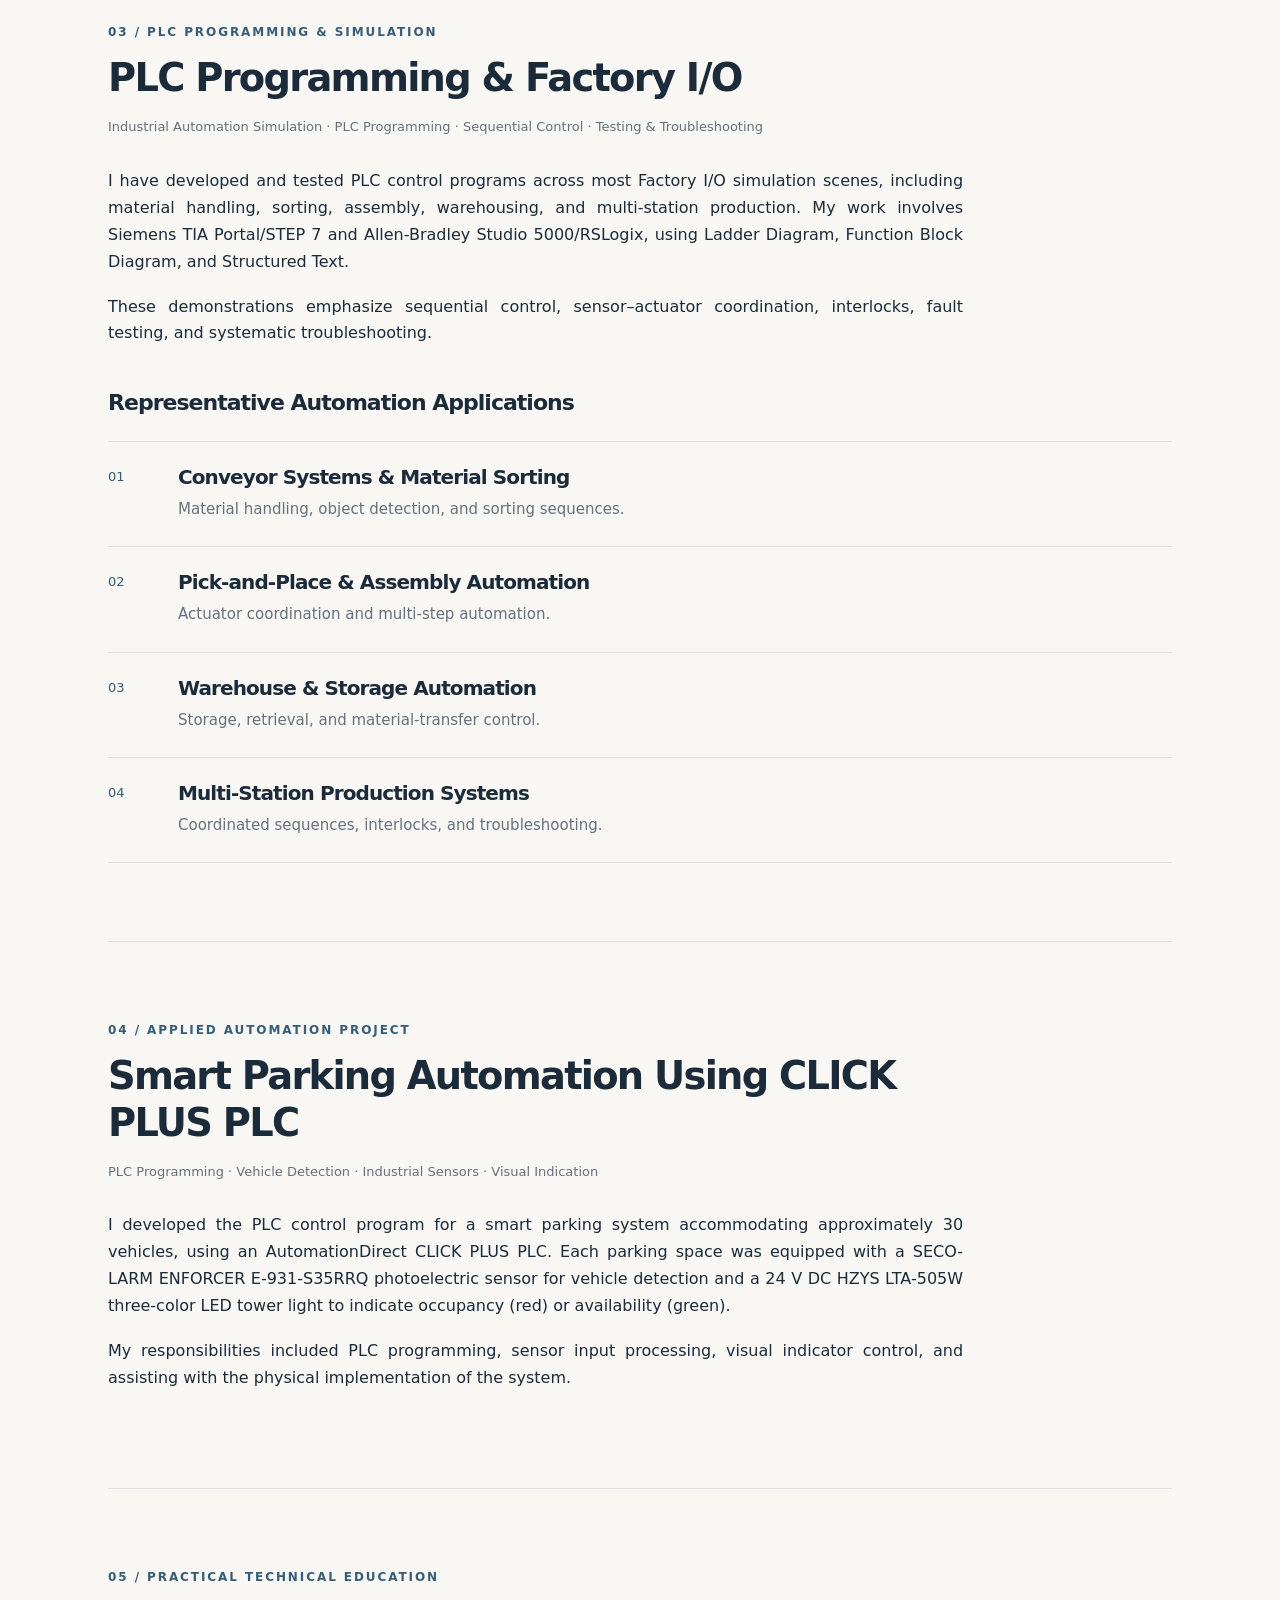
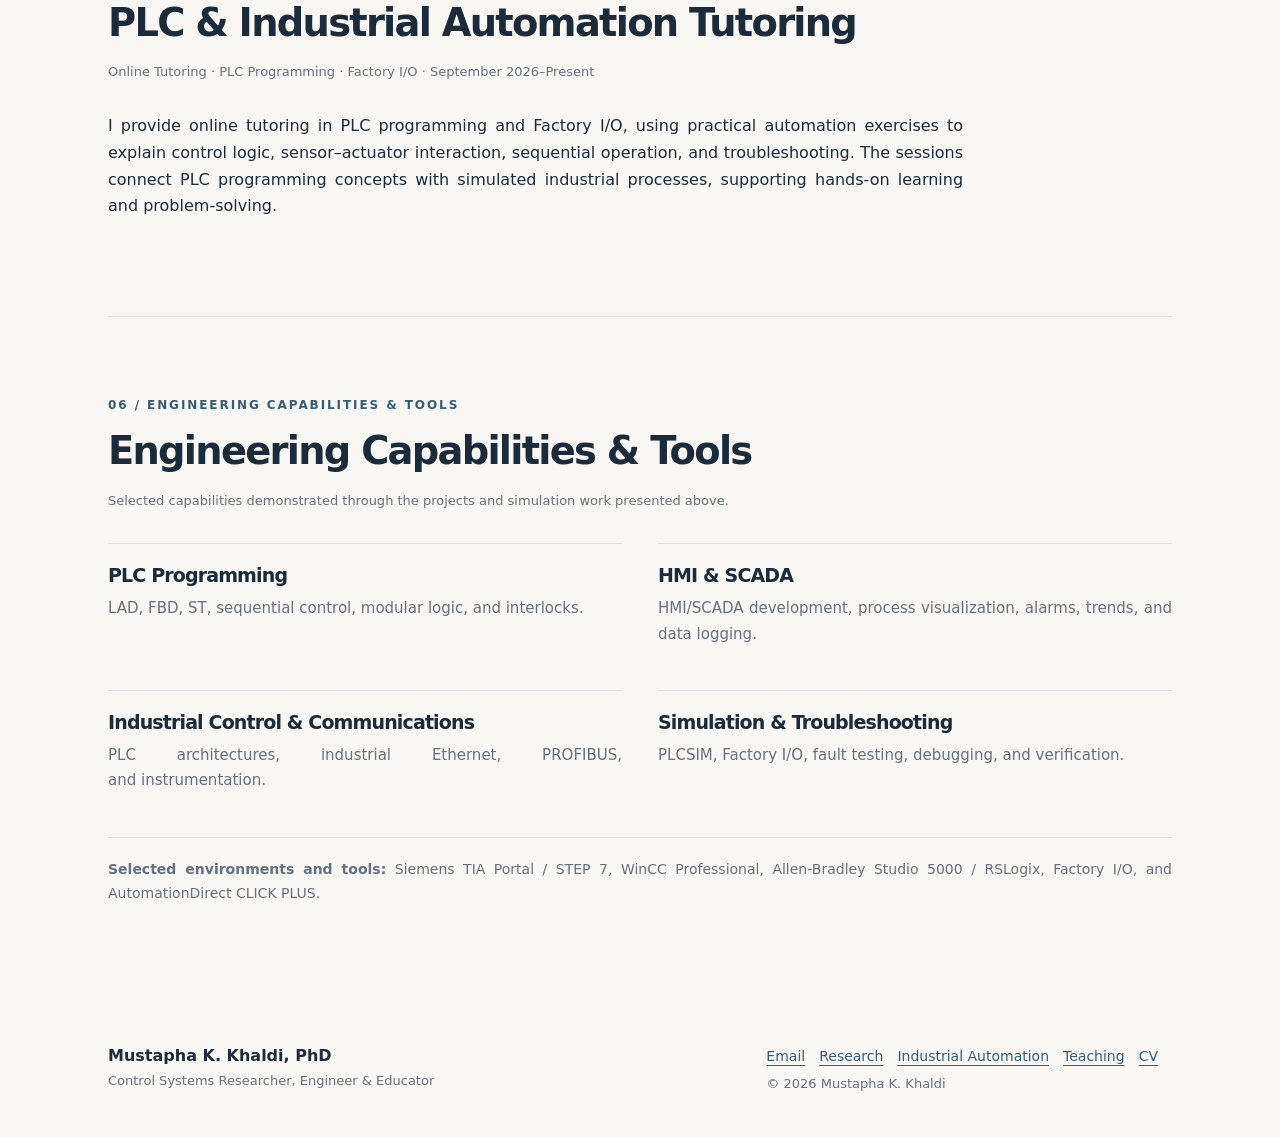
<file: industrial-automation.html>
<!doctype html>
<html lang="en">

<head>
  <meta charset="utf-8">
  <meta name="viewport" content="width=device-width, initial-scale=1">
  <meta name="description"
    content="Industrial automation portfolio: PLC programming, pumping station SCADA, Factory I/O simulation, CLICK PLUS smart parking, and technical tutoring.">
  <title>Industrial Automation | Mustapha K. Khaldi, PhD</title>
  <script src="assets/js/theme-init.js"></script>
  <link rel="stylesheet" href="assets/css/style.css">
  <link rel="icon" href="assets/images/favicon.svg" type="image/svg+xml">
  <meta name="theme-color" content="#F8F7F3" media="(prefers-color-scheme: light)">
  <meta name="theme-color" content="#111B25" media="(prefers-color-scheme: dark)">
  <meta property="og:type" content="website">
  <meta property="og:site_name" content="Mustapha K. Khaldi, PhD">
  <meta property="og:title" content="Industrial Automation | Mustapha K. Khaldi, PhD">
  <meta property="og:description"
    content="Industrial automation portfolio: PLC programming, pumping station SCADA, Factory I/O simulation, CLICK PLUS smart parking, and technical tutoring.">
  <meta name="twitter:card" content="summary">
  <script src="assets/js/main.js" defer></script>
</head>

<body>
  <a class="skip" href="#main">Skip to content</a>
  <header class="site-header">
    <div class="container header-inner">
      <a class="logo" href="index.html" aria-label="Mustapha Khaldi home">Mustapha K. Khaldi, PhD.</a>
      <nav class="nav" id="main-nav" aria-label="Main navigation">
        <a href="index.html">Home</a>
        <a href="research.html">Research</a>
        <a href="industrial-automation.html" aria-current="page">Industrial Automation</a>
        <a href="teaching.html">Teaching &amp; Technical Training</a>
        <a href="cv.html">CV</a>
        <a href="index.html#contact">Contact</a>
      </nav>
      <div class="header-actions">
        <button class="theme-toggle" data-theme-toggle type="button">Theme</button>
        <button class="menu-toggle" data-menu-toggle type="button" aria-controls="main-nav"
          aria-expanded="false">Menu</button>
      </div>
    </div>
  </header>

  <main id="main">
    <div class="container">
      <section class="automation-intro" id="overview" aria-labelledby="automation-title">
        <div class="overline">Portfolio / Industrial Automation</div>
        <h1 id="automation-title">Industrial Automation</h1>
        <p class="automation-subtitle">PLC Programming · Industrial Control Systems · HMI/SCADA · Simulation &amp;
          Technical Training</p>
        <div class="automation-copy">
          <p>My work in industrial automation combines PLC programming, HMI/SCADA development, industrial communication,
            and simulation-based engineering. I have developed automation solutions ranging from pumping-station control
            and supervision to hardware-based smart parking and virtual industrial processes.</p>
          <p>My experience includes Siemens and Allen-Bradley programming environments, Factory I/O simulation, and
            practical PLC tutoring, connecting control-system engineering with hands-on implementation and technical
            education.</p>
        </div>
        <div class="automation-keywords" role="group" aria-label="Technical focus areas">
          <span>PLC Programming</span><span>HMI / SCADA</span><span>Industrial Communication</span><span>Factory
            I/O</span><span>Technical Training</span>
        </div>
        <nav class="automation-jump" aria-label="Industrial automation page sections">
          <a href="#pumping-station">Pumping Station</a>
          <a href="#factory-io">PLC &amp; Factory I/O</a>
          <a href="#smart-parking">Smart Parking</a>
          <a href="#tutoring">Tutoring</a>
          <a href="#capabilities">Capabilities &amp; Tools</a>
        </nav>
      </section>

      <section class="automation-section" id="pumping-station" aria-labelledby="pumping-heading">
        <div class="automation-head">
          <div class="overline">02 / Featured Engineering Project</div>
          <h2 id="pumping-heading">Water Pumping Station Automation &amp; SCADA</h2>
          <p class="automation-meta">Hassi Ben Okba Pumping Station · SEOR (Oran Water Board) · Oran, Algeria ·
            February–May 2020</p>
        </div>
        <div class="automation-copy">
          <p>Completed during an Automation &amp; SCADA internship at SEOR (Oran Water Board), two academic engineering
            projects addressed PLC-based automation and SCADA supervision of the Hassi Ben Okba pumping station, a 4+1
            pump booster facility within the Mostaganem–Arzew–Oran water supply system. The work covered control-system
            development, industrial communication, process protection, operator interfaces, and simulation-based
            verification. The developed systems were not operationally commissioned at the pumping station.</p>
        </div>
        <div class="automation-subsection" aria-labelledby="plc-pumping-heading">
          <h3 id="plc-pumping-heading">PLC-Based Water Pumping Station Automation</h3>
          <p class="automation-project-title">Water Pumping Station Automation</p>
          <div class="automation-copy">
            <p>Using Siemens TIA Portal, I developed modular PLC control logic for pump sequencing, operating-hour
              rotation, valve coordination, and process interlocks. The system also addressed flow and pressure
              regulation, water-hammer protection, compressor management, and backup-power sequencing.</p>
            <p>The control architecture incorporated master-to-slave PLC communication and distributed instrumentation.
              WinCC operator interfaces provided equipment status and process monitoring.</p>
          </div>
          <!-- FIGURE 01: Replace placeholder with one authentic PLC HMI screenshot. -->
          <figure class="automation-figure">
            <div class="automation-figure-frame">
              <img src="assets/images/PLC_PUMP.png" alt="PLC pumping station automation HMI" class="automation-image" />
            </div>

            <figcaption>
              Figure 01. Main HMI interface developed for the PLC-based
              pumping-station automation project, illustrating station
              equipment, process measurements, and operating status.
              Source: <em>Water Pumping Station Automation</em> (2020).
            </figcaption>
          </figure>
        </div>
        <div class="automation-subsection" aria-labelledby="scada-heading">
          <h3 id="scada-heading">SCADA System Design and Simulation</h3>
          <p class="automation-project-title">Analysis and Design of a SCADA System</p>
          <div class="automation-copy">
            <p>Using WinCC Professional, I developed a supervisory application for centralized monitoring of
              pumping-station equipment and process variables. The system incorporated process tags, operator screens,
              alarm management, real-time trends, and historical data logging.</p>
            <p>Simulation scenarios were used to evaluate equipment-state visualization, process monitoring, and alarm
              behavior, including pump-fault acknowledgment.</p>
          </div>
          <!-- FIGURE 02: Replace placeholder with one authentic SCADA screenshot. -->
          <!-- FIGURE 02: SCADA Main Supervisory Screen -->
          <figure class="automation-figure">
            <div class="automation-figure-frame">
              <img src="assets/images/SCADA_PUMP.png" alt="SCADA pumping station supervisory interface"
                class="automation-image" />
            </div>

            <figcaption>
              Figure 02. Main supervisory interface developed for the
              pumping-station SCADA project, presenting process monitoring
              and operator information.
              Source: <em>Analysis and Design of a SCADA System</em> (2020).
            </figcaption>
          </figure>
        </div>
      </section>

      <section class="automation-section" id="factory-io" aria-labelledby="factory-heading">
        <div class="automation-head">
          <div class="overline">03 / PLC Programming &amp; Simulation</div>
          <h2 id="factory-heading">PLC Programming &amp; Factory I/O</h2>
          <p class="automation-meta">Industrial Automation Simulation · PLC Programming · Sequential Control · Testing
            &amp; Troubleshooting</p>
        </div>
        <div class="automation-copy">
          <p>I have developed and tested PLC control programs across most Factory I/O simulation scenes, including
            material handling, sorting, assembly, warehousing, and multi-station production. My work involves Siemens
            TIA Portal/STEP 7 and Allen-Bradley Studio 5000/RSLogix, using Ladder Diagram, Function Block Diagram, and
            Structured Text.</p>
          <p>These demonstrations emphasize sequential control, sensor–actuator coordination, interlocks, fault testing,
            and systematic troubleshooting.</p>
        </div>
        <h3 class="subhead">Representative Automation Applications</h3>
        <div class="automation-index">
          <article><span class="automation-number">01</span>
            <div>
              <h3>Conveyor Systems &amp; Material Sorting</h3>
              <p>Material handling, object detection, and sorting sequences.</p>
            </div>
          </article>
          <article><span class="automation-number">02</span>
            <div>
              <h3>Pick-and-Place &amp; Assembly Automation</h3>
              <p>Actuator coordination and multi-step automation.</p>
            </div>
          </article>
          <article><span class="automation-number">03</span>
            <div>
              <h3>Warehouse &amp; Storage Automation</h3>
              <p>Storage, retrieval, and material-transfer control.</p>
            </div>
          </article>
          <article><span class="automation-number">04</span>
            <div>
              <h3>Multi-Station Production Systems</h3>
              <p>Coordinated sequences, interlocks, and troubleshooting.</p>
            </div>
          </article>
        </div>
        <!-- FIGURE 03: Exactly one Factory I/O screenshot for the entire section. -->
        <figure class="automation-figure" data-asset-pending>
          <div class="automation-figure-frame" role="img"
            aria-label="Placeholder for representative Factory I/O simulation screenshot; image to be provided">
            <strong>Figure 03 — Representative Factory I/O Automation Scene</strong>
            <small>Image pending: one authentic screenshot selected from completed Factory I/O demonstrations.</small>
          </div>
          <figcaption>Figure 03. Representative Factory I/O automation demonstration. Final scene identification and
            caption will be confirmed when the screenshot is selected.</figcaption>
        </figure>
      </section>

      <section class="automation-section" id="smart-parking" aria-labelledby="parking-heading">
        <div class="automation-head">
          <div class="overline">04 / Applied Automation Project</div>
          <h2 id="parking-heading">Smart Parking Automation Using CLICK PLUS PLC</h2>
          <p class="automation-meta">PLC Programming · Vehicle Detection · Industrial Sensors · Visual Indication</p>
        </div>
        <div class="automation-copy">
          <p>I developed the PLC control program for a smart parking system accommodating approximately 30 vehicles,
            using an AutomationDirect CLICK PLUS PLC. Each parking space was equipped with a SECO-LARM ENFORCER
            E-931-S35RRQ photoelectric sensor for vehicle detection and a 24 V DC HZYS LTA-505W three-color LED tower
            light to indicate occupancy (red) or availability (green).</p>
          <p>My responsibilities included PLC programming, sensor input processing, visual indicator control, and
            assisting with the physical implementation of the system.</p>
        </div>
        <!-- FIGURE 04: Exactly one authentic parking installation photograph. -->
        <figure class="automation-figure" data-asset-pending>
          <div class="automation-figure-frame" role="img"
            aria-label="Placeholder for photograph of CLICK PLUS PLC smart parking installation; image to be provided">
            <strong>Figure 04 — Smart Parking Automation Installation</strong>
            <small>Image pending: authentic project photograph showing parking sensors and indicator lights.</small>
          </div>
          <figcaption>Figure 04. Smart parking automation installation using a CLICK PLUS PLC, individual photoelectric
            sensors, and three-color LED tower lights for approximately 30 parking spaces.</figcaption>
        </figure>
      </section>

      <section class="automation-section" id="tutoring" aria-labelledby="tutoring-heading">
        <div class="automation-head">
          <div class="overline">05 / Practical Technical Education</div>
          <h2 id="tutoring-heading">PLC &amp; Industrial Automation Tutoring</h2>
          <p class="automation-meta">Online Tutoring · PLC Programming · Factory I/O · September 2026–Present</p>
        </div>
        <div class="automation-copy">
          <p>I provide online tutoring in PLC programming and Factory I/O, using practical automation exercises to
            explain control logic, sensor–actuator interaction, sequential operation, and troubleshooting. The sessions
            connect PLC programming concepts with simulated industrial processes, supporting hands-on learning and
            problem-solving.</p>
        </div>
      </section>

      <section class="automation-section" id="capabilities" aria-labelledby="capabilities-heading">
        <div class="automation-head">
          <div class="overline">06 / Engineering Capabilities &amp; Tools</div>
          <h2 id="capabilities-heading">Engineering Capabilities &amp; Tools</h2>
          <p class="automation-meta">Selected capabilities demonstrated through the projects and simulation work
            presented above.</p>
        </div>
        <div class="automation-capabilities">
          <article>
            <h3>PLC Programming</h3>
            <p>LAD, FBD, ST, sequential control, modular logic, and interlocks.</p>
          </article>
          <article>
            <h3>HMI &amp; SCADA</h3>
            <p>HMI/SCADA development, process visualization, alarms, trends, and data logging.</p>
          </article>
          <article>
            <h3>Industrial Control &amp; Communications</h3>
            <p>PLC architectures, industrial Ethernet, PROFIBUS, and instrumentation.</p>
          </article>
          <article>
            <h3>Simulation &amp; Troubleshooting</h3>
            <p>PLCSIM, Factory I/O, fault testing, debugging, and verification.</p>
          </article>
        </div>
        <p class="automation-scope"><strong>Selected environments and tools:</strong> Siemens TIA Portal / STEP 7, WinCC
          Professional, Allen-Bradley Studio 5000 / RSLogix, Factory I/O, and AutomationDirect CLICK
          PLUS.</p>
      </section>
    </div>
  </main>
  <footer class="footer">
    <div class="container footer-inner">
      <div><strong>Mustapha K. Khaldi, PhD</strong>
        <div class="small">Control Systems Researcher, Engineer &amp; Educator</div>
      </div>
      <div><a href="mailto:khaldi.mustapha.k@gmail.com">Email</a><a href="research.html">Research</a><a
          href="industrial-automation.html">Industrial Automation</a><a href="teaching.html">Teaching</a><a
          href="cv.html">CV</a>
        <div class="small">© <span id="year">2026</span> Mustapha K. Khaldi</div>
      </div>
    </div>
  </footer>
</body>

</html>
</file>
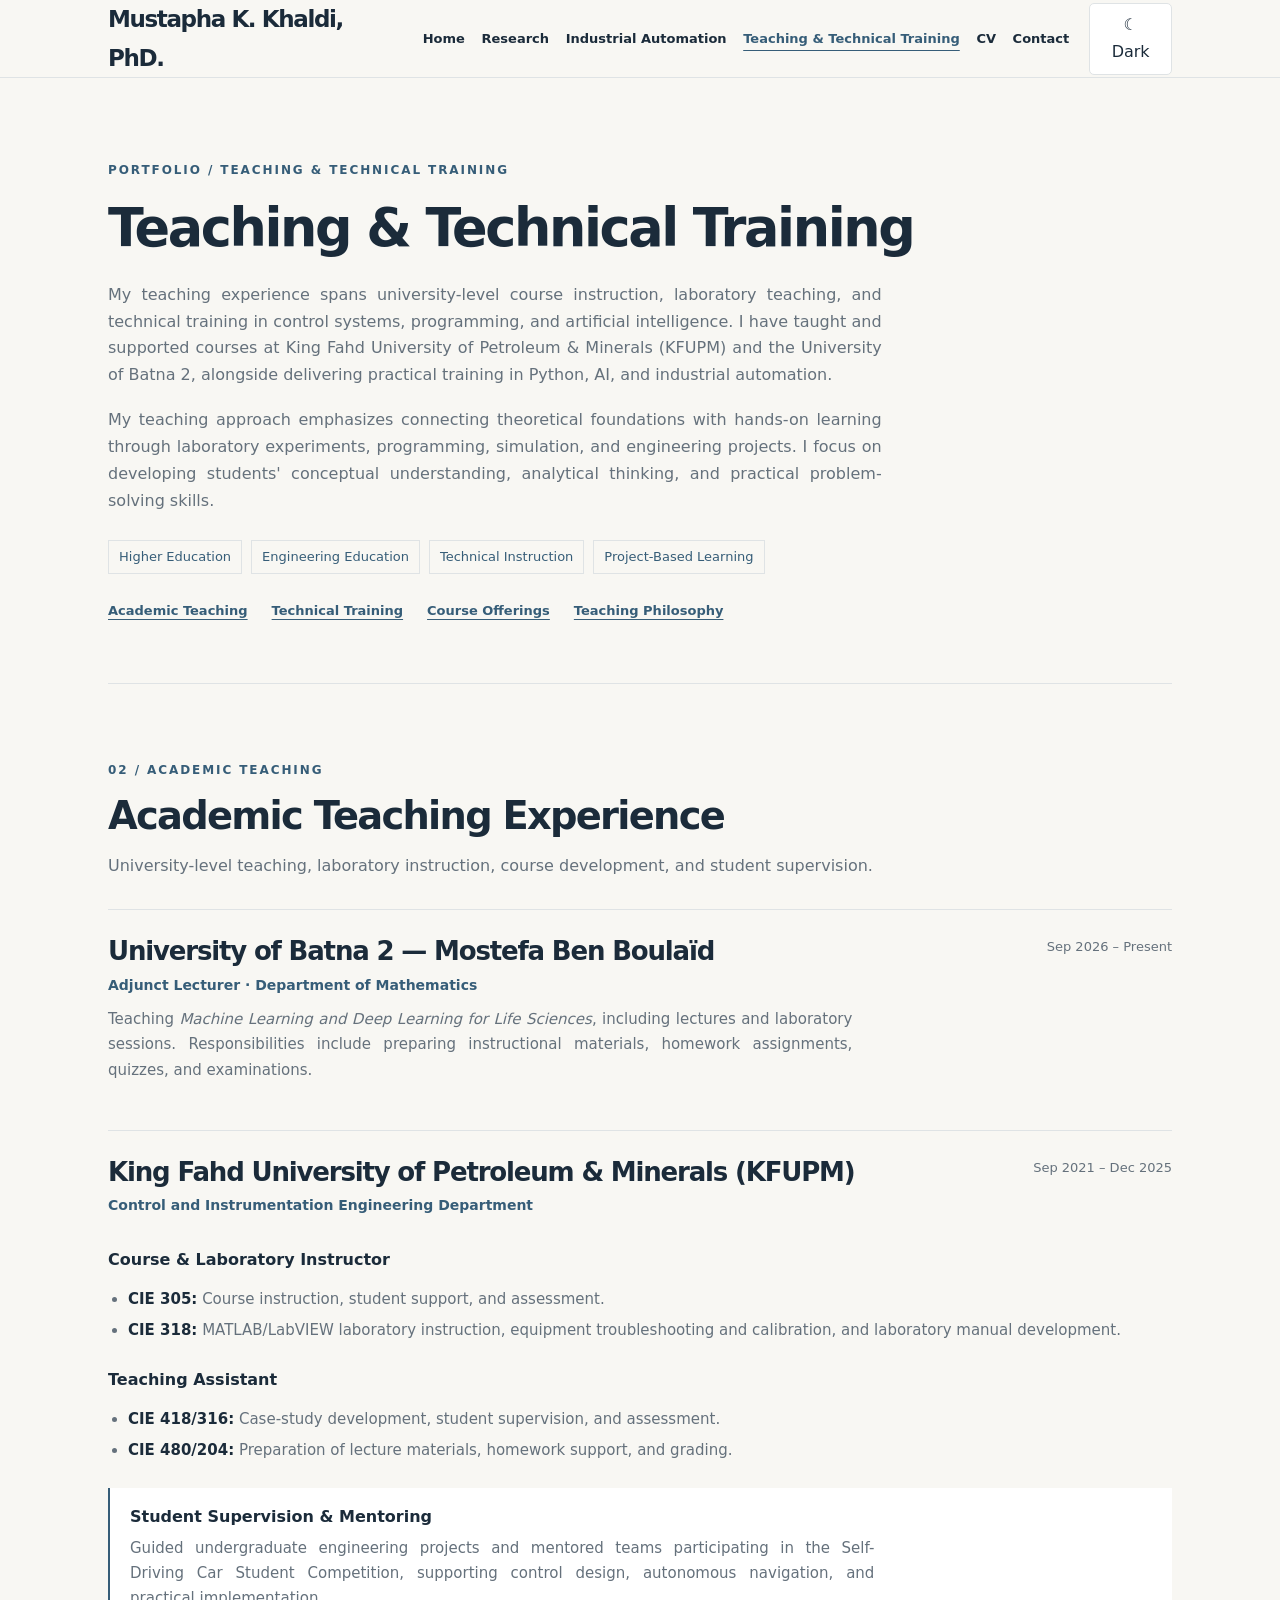
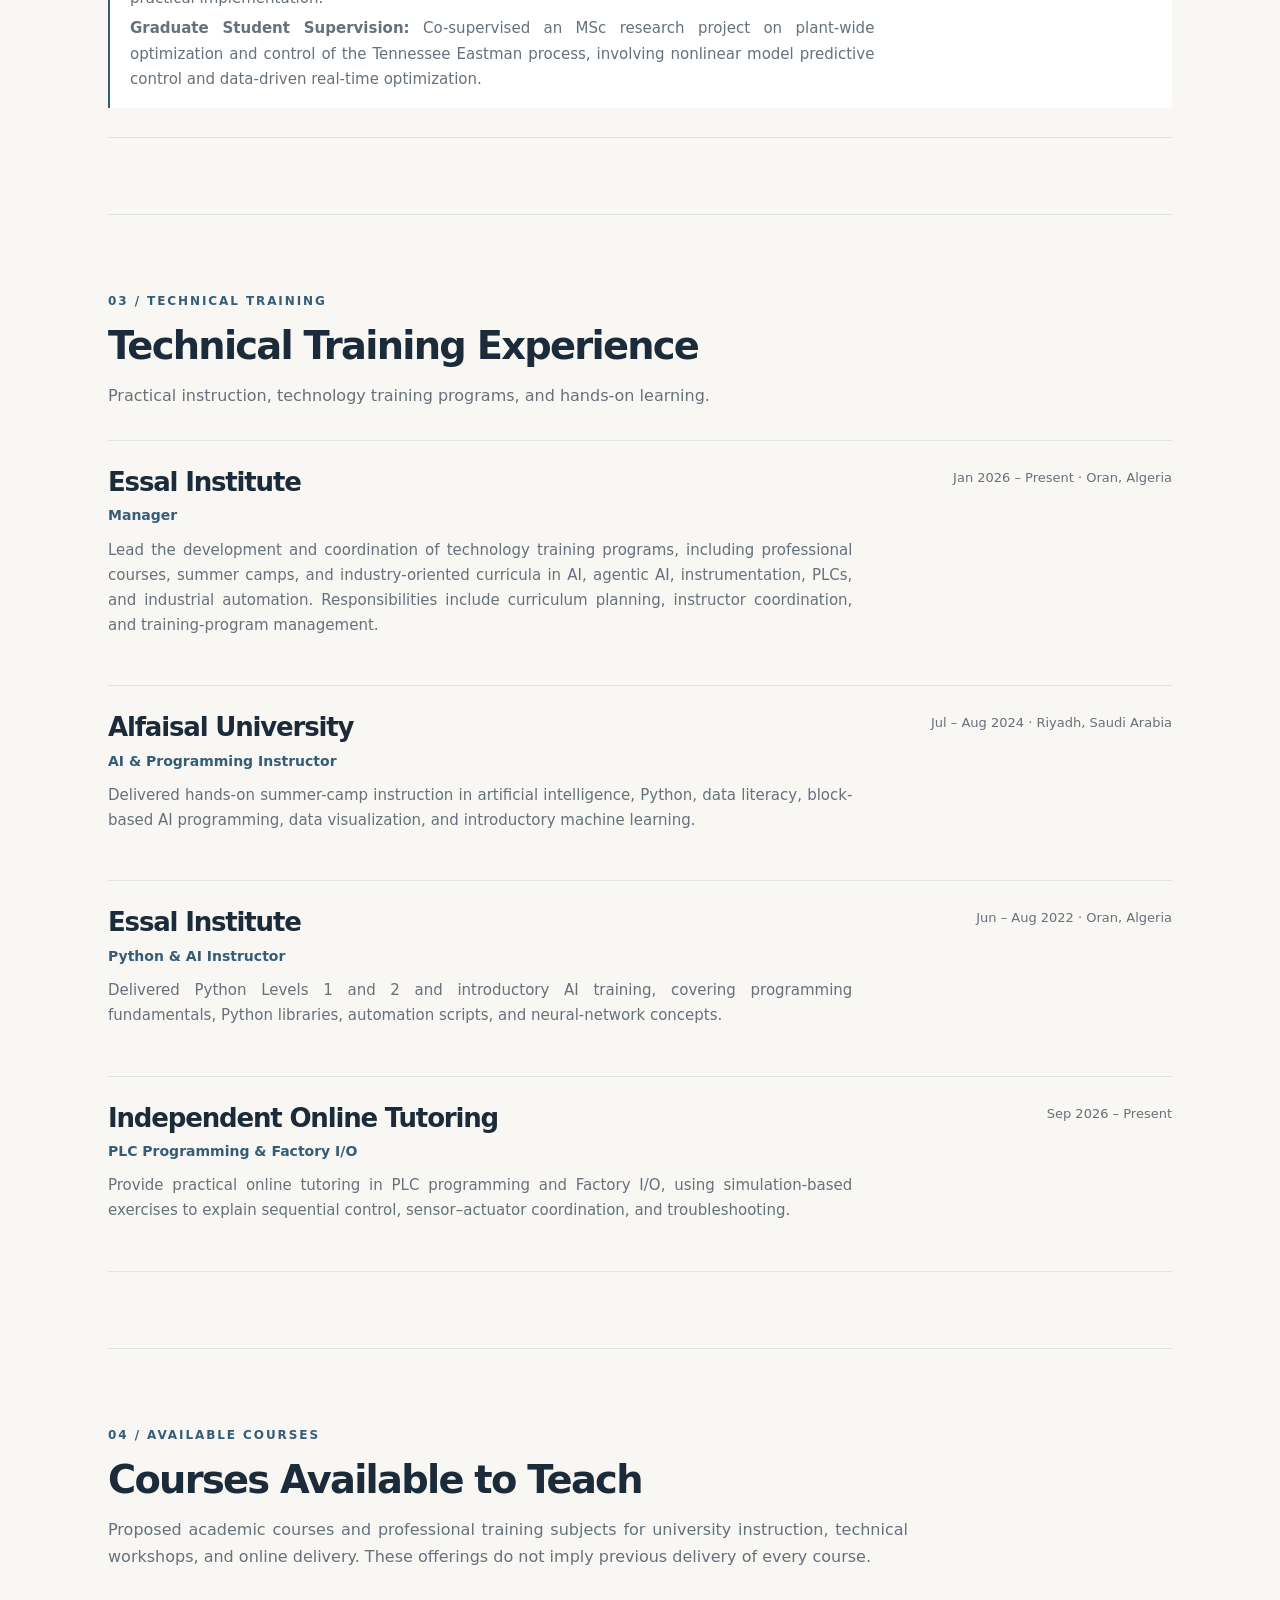
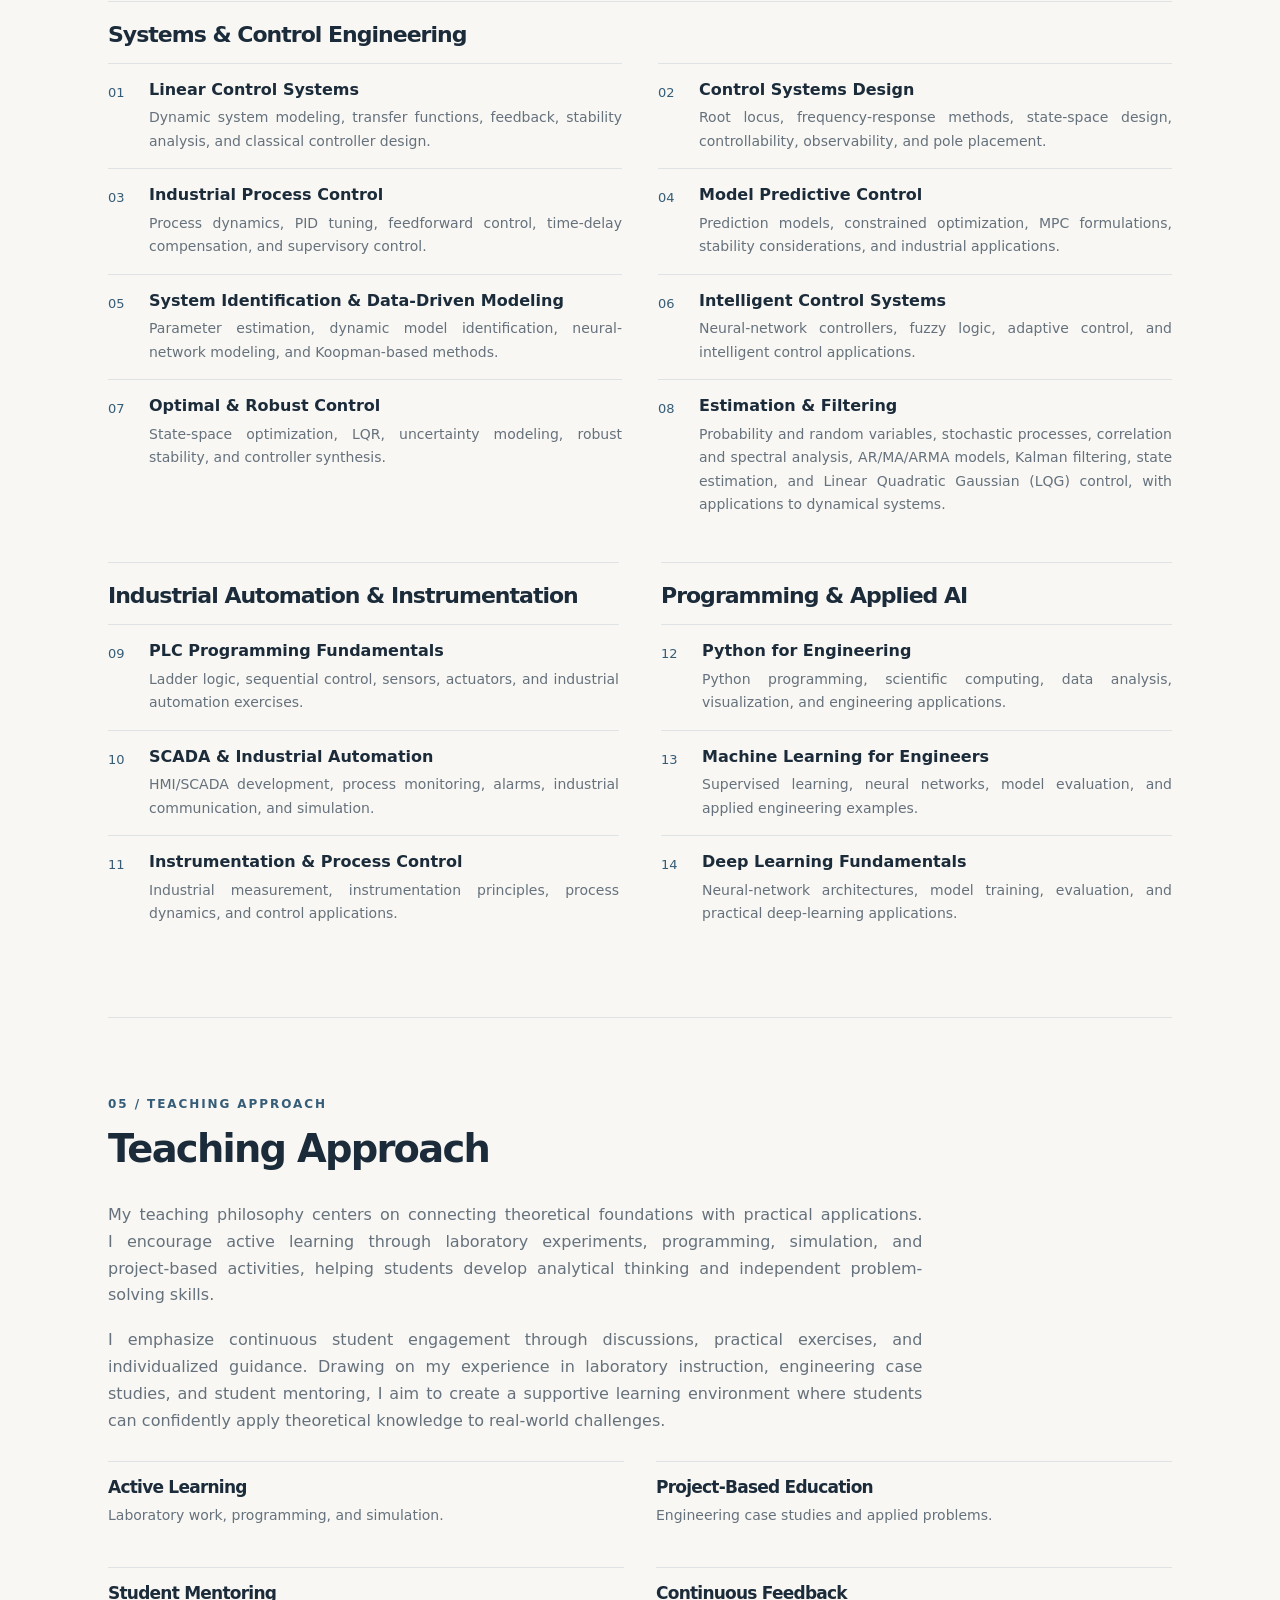
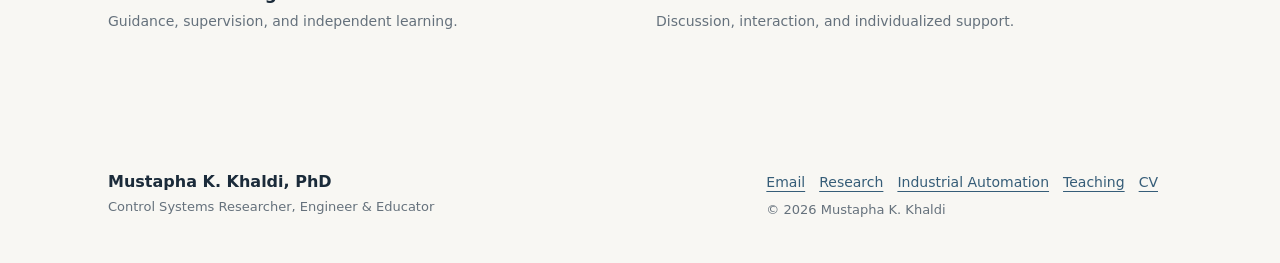
<file: teaching.html>
<!doctype html>
<html lang="en">

<head>
  <meta charset="utf-8">
  <meta name="viewport" content="width=device-width, initial-scale=1">
  <meta name="description"
    content="Academic teaching and technical training experience, proposed courses, and teaching philosophy of Mustapha K. Khaldi, PhD.">
  <title>Teaching &amp; Technical Training | Mustapha K. Khaldi, PhD</title>
  <script src="assets/js/theme-init.js"></script>
  <link rel="stylesheet" href="assets/css/style.css">
  <link rel="icon" href="assets/images/favicon.svg" type="image/svg+xml">
  <meta name="theme-color" content="#F8F7F3" media="(prefers-color-scheme: light)">
  <meta name="theme-color" content="#111B25" media="(prefers-color-scheme: dark)">
  <meta property="og:type" content="website">
  <meta property="og:site_name" content="Mustapha K. Khaldi, PhD">
  <meta property="og:title" content="Teaching &amp; Technical Training | Mustapha K. Khaldi, PhD">
  <meta property="og:description" content="Academic teaching and technical training experience, proposed courses, and teaching philosophy of Mustapha K. Khaldi, PhD.">
  <meta name="twitter:card" content="summary">
  <script src="assets/js/main.js" defer></script>
</head>

<body>
  <a class="skip" href="#main">Skip to content</a>
  <header class="site-header">
    <div class="container header-inner">
      <a class="logo" href="index.html" aria-label="Mustapha Khaldi home">Mustapha K. Khaldi, PhD.</a>
      <nav class="nav" id="main-nav" aria-label="Main navigation">
        <a href="index.html">Home</a>
        <a href="research.html">Research</a>
        <a href="industrial-automation.html">Industrial Automation</a>
        <a href="teaching.html" aria-current="page">Teaching &amp; Technical Training</a>
        <a href="cv.html">CV</a>
        <a href="index.html#contact">Contact</a>
      </nav>
      <div class="header-actions">
        <button class="theme-toggle" data-theme-toggle type="button">Theme</button>
        <button class="menu-toggle" data-menu-toggle type="button" aria-controls="main-nav"
          aria-expanded="false">Menu</button>
      </div>
    </div>
  </header>
  <main id="main">
    <div class="container">
      <section class="teaching-intro" id="overview" aria-labelledby="teaching-title">
        <div class="overline">Portfolio / Teaching &amp; Technical Training</div>
        <h1 id="teaching-title">Teaching &amp; Technical Training</h1>
        <div class="teaching-copy">
          <p>My teaching experience spans university-level course instruction, laboratory teaching, and technical
            training in control systems, programming, and artificial intelligence. I have taught and supported courses
            at King Fahd University of Petroleum &amp; Minerals (KFUPM) and the University of Batna 2, alongside
            delivering practical training in Python, AI, and industrial automation.</p>
          <p>My teaching approach emphasizes connecting theoretical foundations with hands-on learning through
            laboratory experiments, programming, simulation, and engineering projects. I focus on developing students'
            conceptual understanding, analytical thinking, and practical problem-solving skills.</p>
        </div>
        <div class="teaching-keywords" role="group" aria-label="Teaching focus areas">
          <span>Higher Education</span>
          <span>Engineering Education</span>
          <span>Technical Instruction</span>
          <span>Project-Based Learning</span>
        </div>
        <nav class="teaching-jump" aria-label="Teaching page sections">
          <a href="#academic">Academic Teaching</a>
          <a href="#training">Technical Training</a>
          <a href="#courses">Course Offerings</a>
          <a href="#approach">Teaching Philosophy</a>
        </nav>
      </section>

      <section class="teaching-section" id="academic" aria-labelledby="academic-title">
        <div class="teaching-section-head">
          <div class="overline">02 / Academic Teaching</div>
          <h2 id="academic-title">Academic Teaching Experience</h2>
          <p>University-level teaching, laboratory instruction, course development, and student supervision.</p>
        </div>
        <div class="teaching-entry">
          <div class="teaching-entry-top">
            <div>
              <h3>University of Batna 2 — Mostefa Ben Boulaïd</h3>
              <div class="teaching-role">Adjunct Lecturer · Department of Mathematics</div>
            </div><span class="teaching-date">Sep 2026 – Present</span>
          </div>
          <p>Teaching <em>Machine Learning and Deep Learning for Life Sciences</em>, including lectures and laboratory
            sessions. Responsibilities include preparing instructional materials, homework assignments, quizzes, and
            examinations.</p>
        </div>
        <div class="teaching-entry">
          <div class="teaching-entry-top">
            <div>
              <h3>King Fahd University of Petroleum &amp; Minerals (KFUPM)</h3>
              <div class="teaching-role">Control and Instrumentation Engineering Department</div>
            </div><span class="teaching-date">Sep 2021 – Dec 2025</span>
          </div>
          <div class="teaching-role-block">
            <h4>Course &amp; Laboratory Instructor</h4>
            <ul class="teaching-course-list">
              <li><strong>CIE 305:</strong> Course instruction, student support, and assessment.</li>
              <li><strong>CIE 318:</strong> MATLAB/LabVIEW laboratory instruction, equipment troubleshooting and
                calibration, and laboratory manual development.</li>
            </ul>
          </div>
          <div class="teaching-role-block">
            <h4>Teaching Assistant</h4>
            <ul class="teaching-course-list">
              <li><strong>CIE 418/316:</strong> Case-study development, student supervision, and assessment.</li>
              <li><strong>CIE 480/204:</strong> Preparation of lecture materials, homework support, and grading.</li>
            </ul>
          </div>
          <div class="teaching-mentor"><strong>Student Supervision &amp; Mentoring</strong>
            <p>Guided undergraduate engineering projects and mentored teams participating in the Self-Driving Car
              Student Competition, supporting control design, autonomous navigation, and practical implementation.</p>
            <p><strong>Graduate Student Supervision:</strong> Co-supervised an MSc research project on plant-wide
              optimization and control of the Tennessee Eastman process, involving nonlinear model predictive control
              and data-driven real-time optimization.</p>
          </div>
        </div>
      </section>

      <section class="teaching-section" id="training" aria-labelledby="training-title">
        <div class="teaching-section-head">
          <div class="overline">03 / Technical Training</div>
          <h2 id="training-title">Technical Training Experience</h2>
          <p>Practical instruction, technology training programs, and hands-on learning.</p>
        </div>
        <div class="teaching-entry">
          <div class="teaching-entry-top">
            <div>
              <h3>Essal Institute</h3>
              <div class="teaching-role">Manager</div>
            </div><span class="teaching-date">Jan 2026 – Present · Oran, Algeria</span>
          </div>
          <p>Lead the development and coordination of technology training programs, including professional courses,
            summer camps, and industry-oriented curricula in AI, agentic AI, instrumentation, PLCs, and industrial
            automation. Responsibilities include curriculum planning, instructor coordination, and training-program
            management.</p>
        </div>
        <div class="teaching-entry">
          <div class="teaching-entry-top">
            <div>
              <h3>Alfaisal University</h3>
              <div class="teaching-role">AI &amp; Programming Instructor</div>
            </div><span class="teaching-date">Jul – Aug 2024 · Riyadh, Saudi Arabia</span>
          </div>
          <p>Delivered hands-on summer-camp instruction in artificial intelligence, Python, data literacy, block-based
            AI programming, data visualization, and introductory machine learning.</p>
        </div>
        <div class="teaching-entry">
          <div class="teaching-entry-top">
            <div>
              <h3>Essal Institute</h3>
              <div class="teaching-role">Python &amp; AI Instructor</div>
            </div><span class="teaching-date">Jun – Aug 2022 · Oran, Algeria</span>
          </div>
          <p>Delivered Python Levels 1 and 2 and introductory AI training, covering programming fundamentals, Python
            libraries, automation scripts, and neural-network concepts.</p>
        </div>
        <div class="teaching-entry">
          <div class="teaching-entry-top">
            <div>
              <h3>Independent Online Tutoring</h3>
              <div class="teaching-role">PLC Programming &amp; Factory I/O</div>
            </div><span class="teaching-date">Sep 2026 – Present</span>
          </div>
          <p>Provide practical online tutoring in PLC programming and Factory I/O, using simulation-based exercises to
            explain sequential control, sensor–actuator coordination, and troubleshooting.</p>
        </div>
      </section>

      <section class="teaching-section" id="courses" aria-labelledby="courses-title">
        <div class="teaching-section-head">
          <div class="overline">04 / Available Courses</div>
          <h2 id="courses-title">Courses Available to Teach</h2>
          <p>Proposed academic courses and professional training subjects for university instruction, technical
            workshops, and online delivery. These offerings do not imply previous delivery of every course.</p>
        </div>
        <div class="teaching-catalog">
          <div class="teaching-category">
            <h3>Systems &amp; Control Engineering</h3>
            <div class="teaching-course-items">
              <article class="teaching-course-item"><span class="number">01</span>
                <div>
                  <h4>Linear Control Systems</h4>
                  <p>Dynamic system modeling, transfer functions, feedback, stability analysis, and classical controller
                    design.</p>
                </div>
              </article>
              <article class="teaching-course-item"><span class="number">02</span>
                <div>
                  <h4>Control Systems Design</h4>
                  <p>Root locus, frequency-response methods, state-space design, controllability, observability, and
                    pole placement.</p>
                </div>
              </article>
              <article class="teaching-course-item"><span class="number">03</span>
                <div>
                  <h4>Industrial Process Control</h4>
                  <p>Process dynamics, PID tuning, feedforward control, time-delay compensation, and supervisory
                    control.</p>
                </div>
              </article>
              <article class="teaching-course-item"><span class="number">04</span>
                <div>
                  <h4>Model Predictive Control</h4>
                  <p>Prediction models, constrained optimization, MPC formulations, stability considerations, and
                    industrial applications.</p>
                </div>
              </article>
              <article class="teaching-course-item"><span class="number">05</span>
                <div>
                  <h4>System Identification &amp; Data-Driven Modeling</h4>
                  <p>Parameter estimation, dynamic model identification, neural-network modeling, and Koopman-based
                    methods.</p>
                </div>
              </article>
              <article class="teaching-course-item"><span class="number">06</span>
                <div>
                  <h4>Intelligent Control Systems</h4>
                  <p>Neural-network controllers, fuzzy logic, adaptive control, and intelligent control applications.
                  </p>
                </div>
              </article>
              <article class="teaching-course-item"><span class="number">07</span>
                <div>
                  <h4>Optimal &amp; Robust Control</h4>
                  <p>State-space optimization, LQR, uncertainty modeling, robust stability, and controller synthesis.
                  </p>
                </div>
              </article>
              <article class="teaching-course-item"><span class="number">08</span>
                <div>
                  <h4>Estimation &amp; Filtering</h4>
                  <p>Probability and random variables, stochastic processes, correlation and spectral analysis,
                    AR/MA/ARMA models, Kalman filtering, state estimation, and Linear Quadratic Gaussian (LQG) control,
                    with applications to dynamical systems.</p>
                </div>
              </article>
            </div>
          </div>
          <div class="teaching-category">
            <h3>Industrial Automation &amp; Instrumentation</h3>
            <div class="teaching-course-items">
              <article class="teaching-course-item"><span class="number">09</span>
                <div>
                  <h4>PLC Programming Fundamentals</h4>
                  <p>Ladder logic, sequential control, sensors, actuators, and industrial automation exercises.</p>
                </div>
              </article>
              <article class="teaching-course-item"><span class="number">10</span>
                <div>
                  <h4>SCADA &amp; Industrial Automation</h4>
                  <p>HMI/SCADA development, process monitoring, alarms, industrial communication, and simulation.</p>
                </div>
              </article>
              <article class="teaching-course-item"><span class="number">11</span>
                <div>
                  <h4>Instrumentation &amp; Process Control</h4>
                  <p>Industrial measurement, instrumentation principles, process dynamics, and control applications.</p>
                </div>
              </article>
            </div>
          </div>
          <div class="teaching-category">
            <h3>Programming &amp; Applied AI</h3>
            <div class="teaching-course-items">
              <article class="teaching-course-item"><span class="number">12</span>
                <div>
                  <h4>Python for Engineering</h4>
                  <p>Python programming, scientific computing, data analysis, visualization, and engineering
                    applications.</p>
                </div>
              </article>
              <article class="teaching-course-item"><span class="number">13</span>
                <div>
                  <h4>Machine Learning for Engineers</h4>
                  <p>Supervised learning, neural networks, model evaluation, and applied engineering examples.</p>
                </div>
              </article>
              <article class="teaching-course-item"><span class="number">14</span>
                <div>
                  <h4>Deep Learning Fundamentals</h4>
                  <p>Neural-network architectures, model training, evaluation, and practical deep-learning applications.
                  </p>
                </div>
              </article>
            </div>
          </div>
        </div>
      </section>

      <section class="teaching-section" id="approach" aria-labelledby="approach-title">
        <div class="teaching-section-head">
          <div class="overline">05 / Teaching Approach</div>
          <h2 id="approach-title">Teaching Approach</h2>
        </div>
        <div class="teaching-approach teaching-copy">
          <p>My teaching philosophy centers on connecting theoretical foundations with practical applications. I
            encourage active learning through laboratory experiments, programming, simulation, and project-based
            activities, helping students develop analytical thinking and independent problem-solving skills.</p>
          <p>I emphasize continuous student engagement through discussions, practical exercises, and individualized
            guidance. Drawing on my experience in laboratory instruction, engineering case studies, and student
            mentoring, I aim to create a supportive learning environment where students can confidently apply
            theoretical knowledge to real-world challenges.</p>
        </div>
        <div class="teaching-approach-grid">
          <article>
            <h3>Active Learning</h3>
            <p>Laboratory work, programming, and simulation.</p>
          </article>
          <article>
            <h3>Project-Based Education</h3>
            <p>Engineering case studies and applied problems.</p>
          </article>
          <article>
            <h3>Student Mentoring</h3>
            <p>Guidance, supervision, and independent learning.</p>
          </article>
          <article>
            <h3>Continuous Feedback</h3>
            <p>Discussion, interaction, and individualized support.</p>
          </article>
        </div>
      </section>
    </div>
  </main>
  <footer class="footer">
    <div class="container footer-inner">
      <div><strong>Mustapha K. Khaldi, PhD</strong>
        <div class="small">Control Systems Researcher, Engineer &amp; Educator</div>
      </div>
      <div><a href="mailto:khaldi.mustapha.k@gmail.com">Email</a><a href="research.html">Research</a><a href="industrial-automation.html">Industrial Automation</a><a
          href="teaching.html">Teaching</a><a href="cv.html">CV</a>
        <div class="small">© <span id="year">2026</span> Mustapha K. Khaldi</div>
      </div>
    </div>
  </footer>
</body>

</html>
</file>
<file: assets/css/style.css>
/* =============================================================================
   Mustapha K. Khaldi - portfolio stylesheet
   Editorial Engineering Minimalism. The palette tokens below are approved: do not alter.
   Sections: tokens, base, layout and shared, header/nav, home, research, teaching,
             industrial automation, cv, footer, accessibility.
   Rule order inside each section follows the original cascade order.
   ============================================================================= */

/* ---------- Design tokens (approved light/dark palette; do not change without approval) ---------- */
:root {
  color-scheme: light;
  --bg: #F8F7F3;
  --surface: #FFFFFF;
  --text: #1B2B3A;
  --accent: #365D78;
  --muted: #65717C;
  --border: #DFE3E5;
}
:root[data-theme="dark"] {
  color-scheme: dark;
  --bg: #111B25;
  --surface: #1B2936;
  --text: #F2F1ED;
  --accent: #A2C4D8;
  --muted: #AAB7C2;
  --border: #344451;
}

/* ---------- Base elements ---------- */
* {
  box-sizing: border-box;
}
html {
  scroll-behavior: smooth;
  scroll-padding-top: calc(var(--header-h) + 16px);
}
body {
  margin: 0;
  background: var(--bg);
  color: var(--text);
  font: 17px/1.65 Inter,ui-sans-serif,system-ui,-apple-system,"Segoe UI",sans-serif;
}
a {
  color: var(--accent);
  text-underline-offset: 4px;
}
a:hover {
  text-decoration-thickness: 2px;
}
button {
  font: inherit;
}
button:focus-visible,
a:focus-visible {
  outline: 3px solid var(--accent);
  outline-offset: 4px;
}
h3 {
  line-height: 1.16;
}
h1 {
  margin: 16px 0 22px;
}
h2 {
  font-weight: 620;
  margin: 12px 0 22px;
}
h3 {
  font-size: 21px;
  font-weight: 650;
  margin: 0 0 10px;
}
p {
  margin: 0 0 18px;
}
.actions {
  display: flex;
  flex-wrap: wrap;
  gap: 12px;
  margin-top: 30px;
}
body {
  font-size: 16px;
  line-height: 1.68;
  -webkit-font-smoothing: antialiased;
}
h1,
h2,
h3 {
  letter-spacing: -.045em;
}
h1 {
  font-size: clamp(42px,4.6vw,61px);
  line-height: 1.13;
  font-weight: 650;
}
h2 {
  font-size: clamp(30px,3vw,39px);
  line-height: 1.2;
}
p {
  text-align: justify;
  text-justify: inter-word;
  hyphens: auto;
  -webkit-hyphens: auto;
  overflow-wrap: break-word;
}
img,
video,
svg,
canvas {
  max-width: 100%;
}
img {
  height: auto;
}
figure,
picture {
  min-width: 0;
  max-width: 100%;
}
figure {
  overflow-wrap: anywhere;
}

/* Image slots whose artwork is not ready: hidden, markup/captions/paths kept.
   Remove the data-asset-pending attribute from the element to show it again. */
[data-asset-pending] {
  display: none !important;
}

/* Typography refinements */
p {
  text-wrap: pretty;
}
.publication .year,
.research-year,
.research-area-num,
.index-row .num,
.teaching-date,
.teaching-course-item .number,
.about-v5-date,
.automation-number,
#featured .research-outcome-value {
  font-variant-numeric: tabular-nums;
}

/* ---------- Layout and shared components (container, buttons, type utilities) ---------- */
.container {
  max-width: 1160px;
  margin: auto;
  padding-inline: 48px;
}
.eyebrow,
.overline {
  font-size: 12px;
  font-weight: 700;
  text-transform: uppercase;
  color: var(--accent);
}
.lead {
  color: var(--muted);
  max-width: 680px;
}
.btn {
  display: inline-flex;
  align-items: center;
  justify-content: center;
  min-height: 46px;
  padding: 10px 18px;
  border: 1px solid var(--accent);
  border-radius: 5px;
  background: var(--accent);
  color: var(--bg);
  text-decoration: none;
  font-size: 14px;
  font-weight: 650;
}
.btn.secondary {
  background: transparent;
  color: var(--accent);
}
.small {
  font-size: 13px;
  color: var(--muted);
}
.section-link {
  display: inline-block;
  font-size: 15px;
  font-weight: 650;
}
.tags {
  display: flex;
  flex-wrap: wrap;
  gap: 8px;
  margin-top: 20px;
}

@media (max-width: 900px) {
  .container {
    padding-inline: 24px;
  }
}
.lead {
  font-size: 18px;
  line-height: 1.7;
}
.eyebrow,
.overline {
  letter-spacing: .16em;
}
.subhead {
  margin: 43px 0 18px;
  font-size: 22px;
}
.section-link {
  margin-top: 24px;
  text-decoration-thickness: 1px;
  transition: color .2s ease;
}
.section-link:hover {
  color: var(--text);
}
.btn {
  transition: background-color .2s ease,color .2s ease,border-color .2s ease,transform .1s ease;
}
.btn:active {
  transform: translateY(1px);
}
.btn:hover {
  filter: none;
  background: var(--text);
  border-color: var(--text);
  color: var(--bg);
}
.btn.secondary:hover {
  background: var(--accent);
  color: var(--bg);
}

/* ---------- Header, navigation and skip link ---------- */
/* Sticky header height (73px; 101px while the nav wraps onto a second row). Used for anchor offsets. */
:root {
  --header-h: 73px;
}
@media (min-width: 721px) and (max-width: 1100px) {
  :root {
    --header-h: 101px;
  }
}
.site-header {
  position: sticky;
  top: 0;
  z-index: 20;
  background: var(--bg);
  border-bottom: 1px solid var(--border);
}
.header-inner {
  display: flex;
  align-items: center;
  justify-content: space-between;
  gap: 20px;
}
.logo {
  font-size: 23px;
  font-weight: 750;
  letter-spacing: -.06em;
  color: var(--text);
  text-decoration: none;
}
.nav {
  display: flex;
  align-items: center;
}
.nav a {
  color: var(--text);
  text-decoration: none;
}
.nav a[aria-current="page"],
.nav a:hover {
  color: var(--accent);
  text-decoration: underline;
}
.theme-toggle,
.menu-toggle {
  border: 1px solid var(--border);
  background: var(--surface);
  color: var(--text);
  border-radius: 5px;
  padding: 8px 12px;
  cursor: pointer;
  min-height: 42px;
}
.menu-toggle {
  display: none;
}
.skip {
  position: absolute;
  top: -100px;
  left: 10px;
  background: var(--surface);
  padding: 10px;
  z-index: 30;
}
.skip:focus {
  top: 10px;
}

@media (max-width: 720px) {
  .menu-toggle {
    display: block;
  }
  .header-actions {
    display: flex;
    gap: 8px;
  }
  .nav {
    display: none;
    position: absolute;
    top: 67px;
    left: 0;
    right: 0;
    background: var(--bg);
    border-bottom: 1px solid var(--border);
    flex-direction: column;
    align-items: stretch;
  }
  .nav.open {
    display: flex;
  }
  .nav a {
    padding: 7px 0;
  }
}
.site-header {
  backdrop-filter: blur(12px);
  -webkit-backdrop-filter: blur(12px);
}
.header-inner {
  min-height: 72px;
}
.nav {
  gap: clamp(10px,1.3vw,20px);
}
.nav a {
  font-size: 13px;
  font-weight: 550;
  white-space: nowrap;
}
.nav a:hover,
.nav a[aria-current="page"] {
  text-underline-offset: 7px;
}
.theme-toggle,
.menu-toggle {
  transition: background-color .2s ease,color .2s ease,border-color .2s ease,transform .1s ease;
}
.theme-toggle:active,
.menu-toggle:active {
  transform: translateY(1px);
}
.theme-toggle:hover,
.menu-toggle:hover {
  border-color: var(--accent);
}

@media (max-width: 1100px) {
  .header-inner {
    flex-wrap: wrap;
    row-gap: 0;
    padding-block: 10px;
  }
  .nav {
    order: 3;
    width: 100%;
    justify-content: center;
    flex-wrap: wrap;
    padding: 7px 0;
  }
}

@media (max-width: 720px) {
  .header-inner {
    flex-wrap: nowrap;
    padding-block: 0;
  }
  .nav {
    order: initial;
    width: auto;
    flex-wrap: nowrap;
    justify-content: initial;
    padding: 16px 24px 24px;
  }
}

/* ---------- Home page ---------- */
.hero {
  display: grid;
  align-items: center;
}
.portrait-placeholder {
  border: 1px solid var(--border);
  background: var(--surface);
  display: flex;
  align-items: center;
  justify-content: center;
  flex-direction: column;
  text-align: center;
  gap: 12px;
  color: var(--muted);
  padding: 35px;
}
.portrait-placeholder svg {
  width: 85px;
  height: 85px;
  opacity: .45;
}
.pillar-nav {
  display: grid;
  grid-template-columns: repeat(3,1fr);
  border-block: 1px solid var(--border);
}
.pillar-nav a {
  padding: 25px 20px;
  text-decoration: none;
  color: var(--text);
  border-right: 1px solid var(--border);
  font-weight: 600;
}
.pillar-nav a:first-child {
  padding-left: 0;
}
.pillar-nav a:last-child {
  border: 0;
}
.pillar-nav span {
  display: block;
  font-size: 12px;
  color: var(--accent);
  letter-spacing: .12em;
  margin-bottom: 5px;
}
.section {
  border-bottom: 1px solid var(--border);
}
.section-head {
  max-width: 790px;
}
.index-row {
  display: grid;
  align-items: baseline;
  padding: 25px 0;
  border-top: 1px solid var(--border);
}
.index-row:last-child {
  border-bottom: 1px solid var(--border);
}
.index-row .num {
  font-size: 13px;
  color: var(--accent);
}
.index-row p {
  color: var(--muted);
  font-size: 15px;
  margin: 0;
}
.publication {
  display: grid;
  grid-template-columns: 75px 1fr;
  gap: 20px;
  border-top: 1px solid var(--border);
  padding: 17px 0;
}
.publication:last-child {
  border-bottom: 1px solid var(--border);
}
.publication .year {
  color: var(--muted);
  font-size: 14px;
}
.publication a {
  font-size: 14px;
}
.case {
  display: grid;
  align-items: center;
  background: var(--surface);
  border: 1px solid var(--border);
}
.diagram {
  background: var(--bg);
  border: 1px solid var(--border);
  padding: 20px;
  display: flex;
  align-items: center;
}
.tag {
  font-size: 13px;
  color: var(--muted);
  border: 1px solid var(--border);
  padding: 3px 8px;
}
.grid-four {
  display: grid;
  grid-template-columns: repeat(2,1fr);
}
.mini {
  border-top: 1px solid var(--border);
}
.mini p {
  font-size: 15px;
  color: var(--muted);
}
.timeline {
  display: grid;
  grid-template-columns: repeat(3,1fr);
  gap: 24px;
}
.timeline article {
  border-top: 1px solid var(--border);
}
.timeline p {
  font-size: 15px;
  color: var(--muted);
}
.course-grid {
  display: grid;
  grid-template-columns: repeat(2,1fr);
  gap: 18px;
}
.course {
  border: 1px solid var(--border);
  background: var(--surface);
}
.course .small {
  margin: 0 0 8px;
}
.course h3 {
  font-size: 18px;
}
.about-strip {
  display: grid;
  grid-template-columns: 1fr 1.6fr;
  gap: 60px;
}

@media (max-width: 900px) {
  .timeline {
    grid-template-columns: 1fr;
  }
}

@media (max-width: 720px) {
  .pillar-nav {
    grid-template-columns: 1fr;
  }
  .pillar-nav a,
  .pillar-nav a:first-child {
    padding: 15px 0;
    border-right: 0;
    border-bottom: 1px solid var(--border);
  }
  .grid-four,
  .course-grid,
  .about-strip {
    grid-template-columns: 1fr;
  }
}
.hero:has(> [data-asset-pending]) {
  grid-template-columns: minmax(0,1fr);
}
.hero:has(> [data-asset-pending]) h1 {
  max-width: 24ch; /* no portrait column: let the headline use the width */
}
.hero {
  grid-template-columns: minmax(0,1.4fr) minmax(260px,.85fr);
  gap: clamp(38px,5vw,72px);
  padding-block: 88px 92px;
}
.hero h1 {
  max-width: 14ch;
}
.hero .lead {
  max-width: 57ch;
}
.portrait-placeholder {
  aspect-ratio: 4/4.7;
}
.section {
  padding-block: 82px;
}
.section-head {
  margin-bottom: 34px;
}
.section-head .lead {
  max-width: 62ch;
}
.index-row {
  grid-template-columns: 64px minmax(230px,1fr) minmax(0,1.35fr);
  gap: 22px;
  padding-block: 23px;
  transition: background-color .2s ease;
}
.index-row:hover {
  background: color-mix(in srgb,var(--accent) 4%,transparent);
}
.index-row h3 {
  font-size: 19px;
  line-height: 1.3;
  font-weight: 620;
}
.index-row p {
  line-height: 1.65;
}
.publication {
  padding-block: 18px;
  line-height: 1.6;
}
.publication strong {
  font-weight: 620;
}
.case {
  grid-template-columns: minmax(0,1.05fr) minmax(0,1fr);
  gap: 32px;
  padding: 24px;
}
.case h3 {
  font-size: 24px;
  line-height: 1.25;
  margin: 8px 0 12px;
}
.case p {
  font-size: 15px;
}
.diagram {
  min-height: 280px;
}
.grid-four {
  gap: 24px 34px;
  margin-top: 30px;
}
.mini,
.timeline article {
  padding-top: 18px;
}
.course {
  padding: 19px 21px;
  transition: border-color .2s ease;
}
.course:hover {
  border-color: var(--accent);
}
.course h3 {
  margin-bottom: 2px;
}
.pillar-nav a {
  transition: background-color .2s ease,color .2s ease;
}
.pillar-nav a:hover {
  background: color-mix(in srgb,var(--accent) 5%,transparent);
  color: var(--accent);
}

@media (max-width: 1100px) {
  .hero {
    padding-block: 70px;
  }
}

@media (max-width: 720px) {
  .hero {
    grid-template-columns: 1fr;
    padding-block: 52px 60px;
  }
  .hero h1 {
    max-width: 16ch;
  }
  .portrait-placeholder {
    aspect-ratio: 5/3;
  }
  .section {
    padding-block: 58px;
  }
  .index-row {
    grid-template-columns: 32px minmax(0,1fr);
    gap: 8px 12px;
  }
  .index-row p {
    grid-column: 2;
  }
  .case {
    grid-template-columns: 1fr;
    padding: 16px;
  }
}
.home-teaching-timeline {
  display: block;
  margin-top: 24px;
  border-top: 1px solid var(--border);
}
.home-teaching-timeline article {
  display: grid;
  grid-template-columns: 175px minmax(0, 1fr);
  column-gap: 24px;
  align-items: start;
  border-top: 0;
  border-bottom: 1px solid var(--border);
  padding: 26px 0;
}
.home-teaching-timeline article .small {
  grid-column: 1;
  grid-row: 1 / span 2;
  padding-top: 3px;
  font-size: 13px;
  color: var(--accent);
  font-weight: 600;
}
.home-teaching-timeline article h3 {
  grid-column: 2;
  margin: 0 0 8px;
}
.home-teaching-timeline article p {
  grid-column: 2;
  max-width: 76ch;
  margin: 0;
  text-align: justify;
  text-justify: inter-word;
  hyphens: auto;
  overflow-wrap: break-word;
}

@media (max-width: 600px) {
  .home-teaching-timeline article {
    grid-template-columns: 1fr;
    row-gap: 4px;
    padding: 21px 0;
  }
  .home-teaching-timeline article .small,
  .home-teaching-timeline article h3,
  .home-teaching-timeline article p {
    grid-column: 1;
    grid-row: auto;
  }
}
.diagram,
.portrait-placeholder {
  min-width: 0;
  max-width: 100%;
}
.diagram svg {
  display: block;
  width: 100%;
  max-width: 100%;
  max-height: 100%;
  object-fit: contain;
  object-position: center;
}
.portrait-placeholder img {
  display: block;
  width: 100%;
  height: 100%;
  max-width: 100%;
  max-height: 100%;
  object-fit: contain;
  object-position: center;
}
.diagram svg {
  height: auto;
}
.case-note {
  margin-top: 16px;
}

/* ---------- Research page ---------- */
.research-intro {
  padding: 82px 0 64px;
  border-bottom: 1px solid var(--border);
}
.research-intro h1 {
  max-width: 950px;
  font-size: clamp(38px,4.1vw,55px);
  margin: 20px 0 26px;
}
.research-intro>p {
  max-width: 790px;
  color: var(--muted);
}
.research-intro .lead {
  font-size: 19px;
}
.research-keywords {
  display: flex;
  flex-wrap: wrap;
  gap: 9px;
  margin: 28px 0;
}
.research-keywords span {
  border: 1px solid var(--border);
  font-size: 13px;
  color: var(--accent);
  padding: 5px 10px;
}
.research-jump {
  display: flex;
  gap: 22px;
  flex-wrap: wrap;
  margin-top: 36px;
}
.research-jump a {
  font-size: 13px;
  font-weight: 600;
}
.research-section {
  padding: 78px 0;
  border-bottom: 1px solid var(--border);
}
.research-section-head {
  max-width: 760px;
  margin-bottom: 35px;
}
.research-section-head h2 {
  margin: 13px 0;
}
.research-section-head p {
  color: var(--muted);
  margin: 0;
}
.research-area {
  display: grid;
  grid-template-columns: 65px 1fr;
  gap: 20px;
  padding: 27px 0;
  border-top: 1px solid var(--border);
}
.research-area:last-child {
  border-bottom: 1px solid var(--border);
}
.research-area-num {
  font-size: 14px;
  color: var(--accent);
}
.research-area h3 {
  font-size: 22px;
  margin-bottom: 10px;
}
.research-area p {
  color: var(--muted);
  max-width: 800px;
  font-size: 15px;
}
.research-methods {
  color: var(--accent);
  font-size: 13px;
  font-weight: 600;
  letter-spacing: .025em;
}

/* Selected publications (#featured): text left, figure right, outcome cards full width below. */
#featured .research-feature {
  padding: clamp(40px, 5vw, 66px) 0;
  border-top: 1px solid var(--border);
}
.research-feature:last-child {
  border-bottom: 1px solid var(--border);
}
.research-feature h3 {
  font-size: clamp(23px,2.5vw,30px);
  margin: 12px 0 17px;
}
.research-feature p {
  color: var(--muted);
  font-size: 15px;
}
.research-feature .research-feature-source {
  font-size: 13px;
  margin-top: 20px;
}
.research-feature .section-link {
  margin-top: 5px;
}
.research-feature-citation {
  line-height: 1.65;
}
.research-citation-title {
  font-style: normal;
  font-weight: 600;
  color: var(--text);
}
/* Citation and source metadata are short records, not running prose: left-aligned (paragraphs stay justified). */
.research-feature-citation,
.research-feature-source,
.research-authors,
.research-journal {
  text-align: left;
  hyphens: none;
}
/* Publications whose figure is not available yet (data-asset-pending): one column, readable measure.
   Removing the attribute from the figure restores the two-column layout automatically. */
#featured .research-feature-top:has(> .research-figure[data-asset-pending]) {
  grid-template-columns: minmax(0, 1fr);
}
#featured .research-feature-top:has(> .research-figure[data-asset-pending]) .research-feature-text {
  max-width: 90ch;
}
#featured .research-feature-top {
  display: grid;
  grid-template-columns: minmax(0, 1.1fr) minmax(0, .9fr);
  align-items: center;
  gap: clamp(24px, 4vw, 54px);
}
#featured .research-feature-text {
  grid-column: 1;
  grid-row: 1;
  min-width: 0;
}
#featured .research-figure {
  grid-column: 2;
  grid-row: 1;
  min-width: 0;
  margin: 0;
}
#featured .research-figure-frame {
  min-width: 0;
  max-width: 100%;
  width: 100%;
  min-height: 0;
  aspect-ratio: auto;
  padding: clamp(12px, 2vw, 20px);
  background: #FFFFFF; /* figures are drawn for white paper: same panel in light and dark themes */
  --text: #1B2B3A; /* keep any fallback text inside the white panel readable in dark mode */
  --muted: #65717C;
  --accent: #365D78;
  border: 1px solid var(--border);
  display: flex;
  justify-content: center;
  align-items: center;
  overflow: hidden;
}
#featured .research-figure-frame img {
  display: block;
  width: 100%;
  height: auto;
  max-width: 100%;
  max-height: 380px;
  object-fit: contain;
  object-position: center;
}
#featured .research-figure-frame img[hidden],
#featured .research-image-placeholder[hidden] {
  display: none;
}
.research-image-placeholder {
  display: flex;
  flex-direction: column;
  align-items: center;
  justify-content: center;
  gap: 12px;
  text-align: center;
  padding: 30px;
  color: var(--muted);
  width: 100%;
  height: 100%;
}
.research-image-placeholder span {
  font-size: 12px;
  color: var(--accent);
  letter-spacing: .13em;
  font-weight: 700;
}
.research-image-placeholder strong {
  font-size: 16px;
  color: var(--text);
  font-weight: 600;
}
.research-image-placeholder small {
  font-size: 12px;
  overflow-wrap: anywhere;
}
#featured .research-image-placeholder {
  width: 100%;
  min-height: 230px;
}
.research-figure figcaption {
  color: var(--muted);
  font-size: 13px;
  margin-top: 10px;
}
#featured .research-figure figcaption {
  margin-top: 10px;
  font-size: 13px;
  line-height: 1.5;
  text-align: left;
}
#featured .research-outcomes {
  margin: clamp(24px, 3.5vw, 40px) 0 0;
  padding-top: 22px;
  border-top: 1px solid var(--border);
}
#featured .research-outcomes h4 {
  font-size: 13px;
  letter-spacing: .025em;
  margin: 0 0 10px;
  color: var(--text);
}
#featured .research-outcomes-header {
  display: flex;
  align-items: baseline;
  justify-content: space-between;
  flex-wrap: wrap;
  gap: 8px 26px;
  margin-bottom: 18px;
}
#featured .research-outcomes-header h4 {
  font-size: 16px;
  margin: 0;
  color: var(--text);
}
#featured .research-outcomes-header p {
  flex: 1 1 320px;
  max-width: 650px;
  margin: 0;
  font-size: 13px;
  color: var(--muted);
  text-align: justify;
  hyphens: auto;
}
#featured .research-outcomes-grid {
  display: grid;
  grid-template-columns: repeat(4, minmax(0, 1fr));
  gap: 12px;
}
#featured .research-outcome-card {
  display: flex;
  flex-direction: column;
  min-width: 0;
  height: 100%;
  padding: 18px 16px;
  background: var(--surface);
  border: 1px solid var(--border);
  border-radius: 5px;
  box-shadow: none;
  font-size: 13px;
  line-height: 1.5;
  color: var(--text);
}
#featured .research-outcome-value {
  display: block;
  color: var(--accent);
  font-size: clamp(20px, 2.2vw, 27px);
  font-weight: 600;
  line-height: 1.25;
  margin-bottom: 12px;
  overflow-wrap: anywhere;
}
#featured .research-outcome-card h5 {
  font-size: 14px;
  line-height: 1.4;
  color: var(--text);
  margin: 0 0 8px;
}
#featured .research-outcome-card p {
  font-size: 13px;
  line-height: 1.65;
  margin: 0;
  text-align: left; /* narrow cards: justified text leaves uneven word gaps */
  hyphens: manual;
  overflow-wrap: break-word;
}
#featured .research-feature-publication {
  margin-top: 20px;
  padding-top: 16px;
  border-top: 1px solid var(--border);
}
#featured .research-feature-publication p {
  margin: 0 0 7px;
}

/* Complete record: bibliography and manuscripts */
.research-bib-item {
  display: grid;
  grid-template-columns: 65px 1fr;
  gap: 24px;
  border-top: 1px solid var(--border);
  padding: 23px 0;
}
.research-bib-item:last-child {
  border-bottom: 1px solid var(--border);
}
.research-year {
  font-size: 14px;
  color: var(--muted);
}
.research-bib-item h3 {
  font-size: 18px;
  line-height: 1.4;
  margin-bottom: 9px;
}
.research-bib-item p {
  font-size: 13px;
  color: var(--muted);
  margin-bottom: 4px;
}
.research-bib-item a {
  font-size: 13px;
  overflow-wrap: anywhere;
}
.research-details {
  border-top: 1px solid var(--border);
}
.research-details:last-of-type {
  border-bottom: 1px solid var(--border);
}
.research-details summary {
  cursor: pointer;
  padding: 21px 0;
  font-size: 16px;
  font-weight: 600;
  list-style: none;
  display: flex;
  justify-content: space-between;
  gap: 16px;
}
.research-details summary::-webkit-details-marker {
  display: none;
}
.research-details summary:focus-visible {
  outline: 3px solid var(--accent);
  outline-offset: 4px;
}
.research-details[open] summary span {
  transform: rotate(45deg);
}
.research-manuscripts {
  padding: 8px 0 25px;
  color: var(--muted);
  font-size: 14px;
}
.research-manuscripts li {
  margin-bottom: 12px;
}

@media (max-width: 1000px) {
  #featured .research-outcomes-grid {
    grid-template-columns: repeat(2, minmax(0, 1fr));
  }
}

@media (max-width: 760px) {
  .research-intro {
    padding: 52px 0 45px;
  }
  .research-section {
    padding: 55px 0;
  }
  .research-bib-item {
    grid-template-columns: 46px 1fr;
    gap: 12px;
  }
  .research-area {
    grid-template-columns: 38px 1fr;
    gap: 12px;
  }
  #featured .research-feature-top {
    grid-template-columns: minmax(0, 1fr);
    gap: 20px;
  }
  #featured .research-feature-text {
    grid-column: 1;
    grid-row: 1;
  }
  #featured .research-figure {
    grid-column: 1;
    grid-row: 2;
  }
  #featured .research-figure-frame img {
    max-height: 340px;
  }
}

@media (max-width: 440px) {
  #featured .research-outcomes-grid {
    grid-template-columns: minmax(0, 1fr);
  }
  #featured .research-outcomes-header {
    display: block;
  }
  #featured .research-outcomes-header p {
    margin-top: 8px;
  }
}

/* ---------- Teaching page ---------- */
.teaching-intro {
  padding: 82px 0 62px;
  border-bottom: 1px solid var(--border);
}
.teaching-intro h1 {
  max-width: 920px;
  font-size: clamp(38px,4.1vw,55px);
  margin: 18px 0 24px;
}
.teaching-intro .teaching-copy {
  max-width: 76ch;
}
.teaching-copy p {
  color: var(--muted);
  text-align: justify;
  hyphens: auto;
}
.teaching-keywords {
  display: flex;
  flex-wrap: wrap;
  gap: 9px;
  margin: 25px 0;
}
.teaching-keywords span {
  border: 1px solid var(--border);
  color: var(--accent);
  font-size: 13px;
  padding: 5px 10px;
}
.teaching-jump {
  display: flex;
  flex-wrap: wrap;
  gap: 12px 24px;
  margin-top: 26px;
}
.teaching-jump a {
  font-size: 13px;
  font-weight: 600;
}
.teaching-section {
  padding: 76px 0;
  border-bottom: 1px solid var(--border);
}
.teaching-section:last-of-type {
  border-bottom: 0;
}
.teaching-section-head {
  max-width: 800px;
  margin-bottom: 30px;
}
.teaching-section-head h2 {
  margin: 12px 0 14px;
}
.teaching-section-head p {
  color: var(--muted);
}
.teaching-entry {
  padding: 26px 0 29px;
  border-top: 1px solid var(--border);
}
.teaching-entry:last-child {
  border-bottom: 1px solid var(--border);
}
.teaching-entry-top {
  display: flex;
  justify-content: space-between;
  align-items: flex-start;
  gap: 16px;
}
.teaching-entry h3 {
  font-size: clamp(21px,2.3vw,26px);
  margin: 0 0 7px;
}
.teaching-role {
  color: var(--accent);
  font-size: 14px;
  font-weight: 600;
  margin-bottom: 10px;
}
.teaching-date {
  font-size: 13px;
  color: var(--muted);
  white-space: nowrap;
}
.teaching-entry p {
  color: var(--muted);
  max-width: 78ch;
  font-size: 15px;
}
.teaching-role-block {
  margin-top: 20px;
}
.teaching-role-block h4 {
  font-size: 16px;
  margin: 0 0 10px;
}
.teaching-course-list {
  margin: 0;
  padding-left: 20px;
  color: var(--muted);
  font-size: 15px;
}
.teaching-course-list li {
  padding: 3px 0;
}
.teaching-course-list strong {
  color: var(--text);
}
.teaching-mentor {
  margin-top: 22px;
  padding: 16px 20px;
  border-left: 2px solid var(--accent);
  background: var(--surface);
}
.teaching-mentor p {
  margin: 5px 0 0;
}
.teaching-catalog {
  display: grid;
  grid-template-columns: repeat(2,minmax(0,1fr));
  gap: 30px 42px;
}
.teaching-category {
  border-top: 1px solid var(--border);
  padding-top: 20px;
}
.teaching-category:first-child {
  grid-column: 1/-1;
}
.teaching-category h3 {
  font-size: 22px;
  margin-bottom: 16px;
}
.teaching-course-item {
  display: grid;
  grid-template-columns: 29px minmax(0,1fr);
  gap: 12px;
  padding: 15px 0;
  border-top: 1px solid var(--border);
}
.teaching-course-item .number {
  font-size: 13px;
  color: var(--accent);
  padding-top: 3px;
}
.teaching-course-item h4 {
  font-size: 16px;
  line-height: 1.4;
  margin: 0 0 5px;
}
.teaching-course-item p {
  font-size: 14px;
  color: var(--muted);
  margin: 0;
}
.teaching-category:first-child .teaching-course-items {
  display: grid;
  grid-template-columns: repeat(2,minmax(0,1fr));
  column-gap: 36px;
}
.teaching-approach {
  max-width: 80ch;
}
.teaching-approach-grid {
  display: grid;
  grid-template-columns: repeat(2,minmax(0,1fr));
  gap: 22px 32px;
  margin-top: 26px;
}
.teaching-approach-grid article {
  border-top: 1px solid var(--border);
  padding-top: 16px;
}
.teaching-approach-grid h3 {
  font-size: 17px;
  margin-bottom: 6px;
}
.teaching-approach-grid p {
  font-size: 14px;
  color: var(--muted);
}

@media (max-width: 760px) {
  .teaching-intro {
    padding: 52px 0 42px;
  }
  .teaching-section {
    padding: 54px 0;
  }
  .teaching-entry-top {
    display: block;
  }
  .teaching-date {
    display: block;
    margin-top: 5px;
  }
  .teaching-catalog,
  .teaching-category:first-child .teaching-course-items,
  .teaching-approach-grid {
    grid-template-columns: 1fr;
  }
  .teaching-category:first-child {
    grid-column: auto;
  }
}

/* ---------- Industrial Automation page ---------- */
.automation-figure {
  min-width: 0;
}
.automation-figure-frame {
  min-width: 0;
  max-width: 100%;
}
.automation-figure-frame img {
  display: block;
  width: 100%;
  height: 100%;
  max-width: 100%;
  max-height: 100%;
  object-fit: contain;
  object-position: center;
}
.automation-figure-frame {
  overflow: hidden;
}
.automation-intro {
  padding: 82px 0 64px;
  border-bottom: 1px solid var(--border);
}
.automation-intro h1 {
  max-width: 950px;
  font-size: clamp(38px, 4.1vw, 55px);
  margin: 20px 0 22px;
}
.automation-intro .automation-subtitle {
  max-width: 790px;
  color: var(--muted);
  font-size: 18px;
  line-height: 1.7;
}
.automation-keywords {
  display: flex;
  flex-wrap: wrap;
  gap: 9px;
  margin: 28px 0;
}
.automation-keywords span {
  border: 1px solid var(--border);
  font-size: 13px;
  color: var(--accent);
  padding: 5px 10px;
}
.automation-jump {
  display: flex;
  flex-wrap: wrap;
  gap: 12px 22px;
  margin-top: 30px;
}
.automation-jump a {
  font-size: 13px;
  font-weight: 600;
}
.automation-section {
  padding: 78px 0;
  border-bottom: 1px solid var(--border);
}
.automation-section:last-of-type {
  border-bottom: 0;
}
.automation-head {
  max-width: 840px;
  margin-bottom: 30px;
}
.automation-head h2 {
  margin: 13px 0 15px;
}
.automation-meta {
  font-size: 13px;
  color: var(--muted);
  margin-bottom: 25px;
  text-align: left;
}
.automation-copy {
  max-width: 84ch;
}
.automation-copy p {
  text-align: justify;
  text-justify: inter-word;
  hyphens: auto;
}
.automation-subsection {
  margin-top: 46px;
  padding-top: 28px;
  border-top: 1px solid var(--border);
}
.automation-subsection h3 {
  font-size: clamp(23px, 2.5vw, 30px);
  margin-bottom: 9px;
}
.automation-project-title {
  color: var(--accent);
  font-size: 13px;
  font-weight: 600;
  margin-bottom: 18px;
  text-align: left !important;
}
.automation-figure {
  max-width: 950px;
  margin: 28px 0 38px;
}
.automation-figure-frame {
  background: var(--surface);
  border: 1px solid var(--border);
  min-height: 270px;
  aspect-ratio: 16 / 9;
  display: flex;
  flex-direction: column;
  align-items: center;
  justify-content: center;
  padding: 28px;
  gap: 10px;
  color: var(--muted);
  text-align: center;
}
.automation-figure-frame strong {
  color: var(--text);
  font-size: 15px;
  font-weight: 600;
}
.automation-figure-frame small {
  max-width: 60ch;
  font-size: 13px;
}
.automation-figure figcaption {
  margin-top: 10px;
  color: var(--muted);
  font-size: 13px;
  line-height: 1.6;
  text-align: left;
}
.automation-index {
  margin-top: 25px;
  border-top: 1px solid var(--border);
}
.automation-index article {
  display: grid;
  grid-template-columns: 52px minmax(0, 1fr);
  gap: 18px;
  padding: 24px 0;
  border-bottom: 1px solid var(--border);
}
.automation-index .automation-number {
  font-size: 13px;
  color: var(--accent);
}
.automation-index h3 {
  font-size: 20px;
  margin: 0 0 8px;
}
.automation-index p {
  color: var(--muted);
  font-size: 15px;
  margin: 0;
}
.automation-capabilities {
  display: grid;
  grid-template-columns: repeat(2, minmax(0, 1fr));
  gap: 25px 36px;
  margin-top: 32px;
}
.automation-capabilities article {
  border-top: 1px solid var(--border);
  padding-top: 20px;
}
.automation-capabilities h3 {
  font-size: 19px;
}
.automation-capabilities p {
  color: var(--muted);
  font-size: 15px;
}
.automation-scope {
  font-size: 14px;
  color: var(--muted);
  border-top: 1px solid var(--border);
  padding-top: 20px;
  margin-top: 26px;
}

@media (max-width: 720px) {
  .automation-intro {
    padding: 52px 0 45px;
  }
  .automation-section {
    padding: 55px 0;
  }
  .automation-capabilities {
    grid-template-columns: 1fr;
  }
  .automation-figure-frame {
    min-height: 190px;
    padding: 18px;
  }
  .automation-index article {
    grid-template-columns: 35px minmax(0, 1fr);
    gap: 12px;
  }
}

/* ---------- CV page ---------- */
.about-v5-hero {
  padding: 80px 0 66px;
  border-bottom: 1px solid var(--border);
}
.about-v5-hero h1 {
  font-size: clamp(38px, 5vw, 58px);
  margin: 16px 0 34px;
}
.about-v5-intro {
  max-width: 850px;
}
.about-v5-intro h2 {
  font-size: clamp(24px, 2.6vw, 32px);
  margin: 0 0 18px;
}
.about-v5-intro p,
.about-v5-section p {
  text-align: justify;
  text-justify: inter-word;
  hyphens: auto;
  overflow-wrap: break-word;
  line-height: 1.75;
}
.about-v5-intro .btn {
  margin-top: 14px;
}
.about-v5-section {
  padding: 70px 0;
  border-bottom: 1px solid var(--border);
}
.about-v5-section h2 {
  margin: 12px 0 24px;
}
.about-v5-list article {
  display: grid;
  grid-template-columns: 135px minmax(0, 1fr);
  gap: 22px;
  border-top: 1px solid var(--border);
  padding: 25px 0;
}
.about-v5-date {
  color: var(--accent);
  font-size: 13px;
  font-weight: 600;
}
.about-v5-list h3 {
  margin: 0 0 8px;
  font-size: 20px;
}
.about-v5-org {
  color: var(--accent);
  font-weight: 600;
  font-size: 14px;
  margin: 0 0 6px;
}
.about-v5-meta {
  color: var(--muted);
  font-size: 13px;
  margin: 0 0 12px;
}
.about-v5-list p:not(.about-v5-org) {
  margin: 8px 0 0;
  max-width: 78ch;
}
.about-v5-lead {
  color: var(--muted);
  max-width: 76ch;
}
.about-v5-skills {
  display: grid;
  grid-template-columns: repeat(2, minmax(0, 1fr));
  gap: 24px 36px;
}
.about-v5-skills article {
  border-top: 1px solid var(--border);
  padding-top: 18px;
}
.about-v5-skills h3 {
  font-size: 18px;
  margin: 0 0 10px;
}
.about-v5-skills p {
  margin: 0;
  color: var(--muted);
  font-size: 15px;
}
.about-v5-contact p {
  max-width: 76ch;
}
.about-v5-pending {
  color: var(--muted);
  font-size: 13px;
  align-self: center;
}

@media (max-width: 720px) {
  .about-v5-hero {
    padding: 50px 0;
  }
  .about-v5-section {
    padding: 52px 0;
  }
  .about-v5-list article {
    grid-template-columns: 1fr;
    gap: 8px;
  }
  .about-v5-skills {
    grid-template-columns: 1fr;
  }
}
.cv-kfupm-roles {
  margin-top: 20px;
  display: grid;
  gap: 18px;
}
.cv-kfupm-role {
  padding-left: 16px;
  border-left: 2px solid var(--border);
}
.cv-kfupm-role h4 {
  margin: 0 0 5px;
  font-size: 15px;
  line-height: 1.45;
  color: var(--text);
}
.cv-kfupm-role .about-v5-meta {
  margin-bottom: 7px;
}
.cv-kfupm-role p {
  margin: 6px 0 0;
  font-size: 14px;
  line-height: 1.65;
  max-width: 76ch;
}

@media (max-width: 720px) {
  .cv-kfupm-role {
    padding-left: 12px;
  }
}
.cv-contact-grid {
  display: grid;
  grid-template-columns: repeat(2, minmax(0, 1fr));
  gap: 24px 36px;
  margin: 28px 0 30px;
}
.cv-contact-item {
  display: flex;
  flex-direction: column;
  gap: 8px;
  border-top: 1px solid var(--border);
  padding-top: 16px;
  min-width: 0;
}
.cv-contact-label {
  font-size: 12px;
  font-weight: 600;
  letter-spacing: .08em;
  text-transform: uppercase;
  color: var(--muted);
}
.cv-contact-item a,
.cv-contact-item>span:last-child {
  font-size: 15px;
  color: var(--text);
  overflow-wrap: anywhere;
  text-align: left;
}
.cv-contact-item a:hover {
  color: var(--accent);
}
.cv-download-row {
  display: flex;
  flex-wrap: wrap;
  align-items: center;
  gap: 14px 20px;
  border-top: 1px solid var(--border);
  padding-top: 24px;
}

@media (max-width: 640px) {
  .cv-contact-grid {
    grid-template-columns: 1fr;
    gap: 18px;
  }
}

/* ---------- Footer ---------- */
.footer-inner {
  display: flex;
  justify-content: space-between;
  gap: 25px;
  flex-wrap: wrap;
}
.footer a {
  display: inline-block;
  margin: 0 14px 4px 0;
  font-size: 14px;
  white-space: nowrap;
}
.footer {
  padding-block: 42px;
}

/* ---------- Accessibility: reduced motion ---------- */

@media (prefers-reduced-motion: reduce) {
  html {
    scroll-behavior: auto;
  }
  *,
  *:before,
  *:after {
    animation-duration: .01ms !important;
    transition-duration: .01ms !important;
  }
  .research-details summary span {
    transition: none;
  }
}


.contact-buttons {
    display: flex;
    flex-wrap: wrap;
    gap: 12px;
    margin-top: 20px;
}

.contact-buttons .btn {
    display: inline-flex;
    align-items: center;
    justify-content: center;
    text-decoration: none;
}

@media (max-width: 600px) {
    .contact-buttons {
        gap: 10px;
    }
}
</file>
